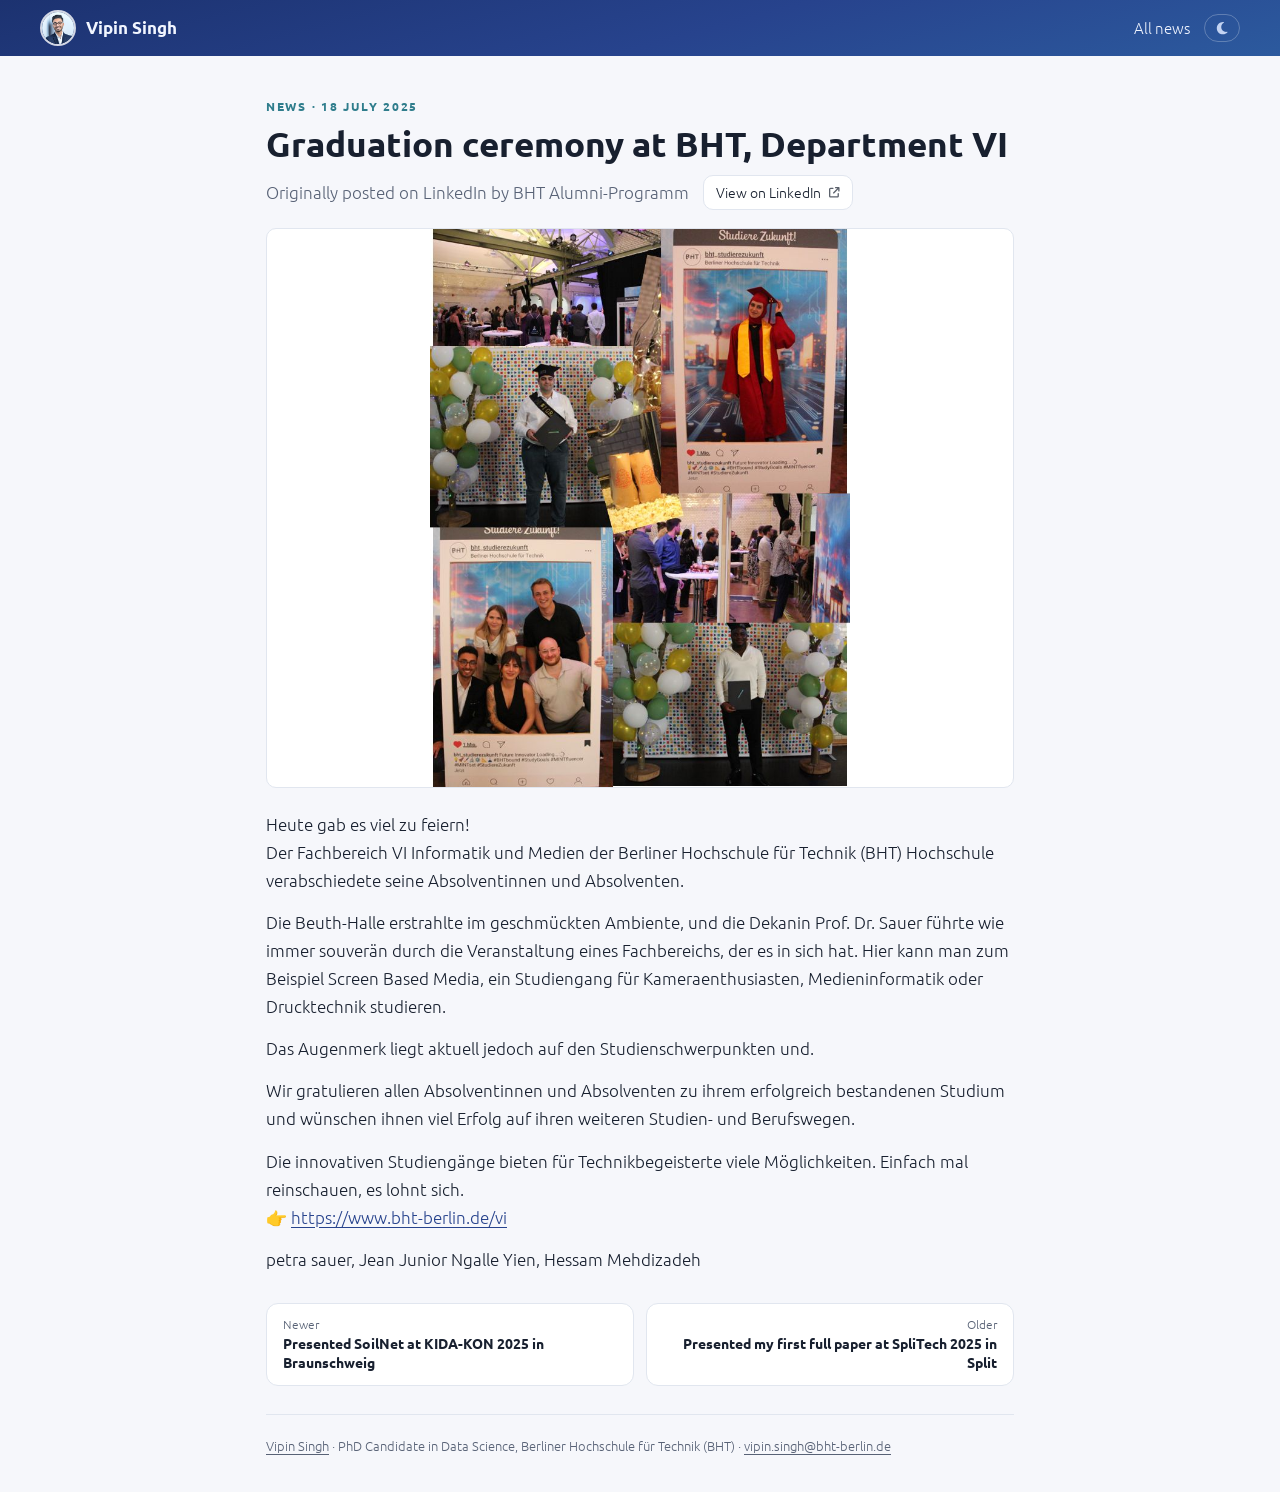
<file: news/2025-07-graduation.html>
<!doctype html>
<html lang="en">
<head>
<meta charset="utf-8">
<meta name="viewport" content="width=device-width, initial-scale=1">
<title>Graduation ceremony at BHT, Department VI · Vipin Singh</title>
<meta name="description" content="Graduation ceremony at BHT, Department VI. Heute gab es viel zu feiern! Der Fachbereich VI Informatik und Medien der Berliner Hochschule für Technik (BHT) Hochschule verabschiedete seine Absolv">
<link rel="canonical" href="https://vipin-singh.bio/news/2025-07-graduation.html">
<meta property="og:type" content="article">
<meta property="og:title" content="Graduation ceremony at BHT, Department VI">
<meta property="og:url" content="https://vipin-singh.bio/news/2025-07-graduation.html">
<meta property="og:image" content="https://vipin-singh.bio/assets/img/news/2025-07-graduation-1.jpg">
<meta name="color-scheme" content="light dark">
<link rel="icon" href="../assets/img/favicon-32.png" sizes="32x32" type="image/png">
<link rel="apple-touch-icon" href="../assets/img/apple-touch-icon.png">
<link rel="stylesheet" href="../assets/css/style.css">
<script>document.documentElement.classList.add("js");try{var t=localStorage.getItem("theme");if(t==="light"||t==="dark")document.documentElement.dataset.theme=t}catch(e){}</script>
<script type="application/ld+json">{"@context": "https://schema.org", "@type": "Article", "headline": "Graduation ceremony at BHT, Department VI", "datePublished": "2025-07-18", "url": "https://vipin-singh.bio/news/2025-07-graduation.html", "image": ["https://vipin-singh.bio/assets/img/news/2025-07-graduation-1.jpg"], "sameAs": "https://www.linkedin.com/feed/update/urn:li:share:7352030352590237696/", "author": {"@type": "Organization", "name": "BHT Alumni-Programm"}, "about": {"@id": "https://vipin-singh.bio/#me"}}</script>
</head>
<body class="subpage">
<header class="topbar">
  <a class="home" href="../index.html"><img src="../assets/img/avatar.jpg" width="36" height="36" alt="">Vipin Singh</a>
  <nav class="topnav"><a href="../index.html#news">All news</a>
  <button class="theme" type="button" aria-label="Toggle color theme" title="Toggle color theme"><svg class="ic moon" aria-hidden="true" focusable="false" fill="currentColor" xmlns="http://www.w3.org/2000/svg" viewBox="0 0 384 512"><path d="M223.5 32C100 32 0 132.3 0 256S100 480 223.5 480c60.6 0 115.5-24.2 155.8-63.4c5-4.9 6.3-12.5 3.1-18.7s-10.1-9.7-17-8.5c-9.8 1.7-19.8 2.6-30.1 2.6c-96.9 0-175.5-78.8-175.5-176c0-65.8 36-123.1 89.3-153.3c6.1-3.5 9.2-10.5 7.7-17.3s-7.3-11.9-14.3-12.5c-6.3-.5-12.6-.8-19-.8z"/></svg><svg class="ic sun" aria-hidden="true" focusable="false" fill="currentColor" xmlns="http://www.w3.org/2000/svg" viewBox="0 0 512 512"><path d="M361.5 1.2c5 2.1 8.6 6.6 9.6 11.9L391 121l107.9 19.8c5.3 1 9.8 4.6 11.9 9.6s1.5 10.7-1.6 15.2L446.9 256l62.3 90.3c3.1 4.5 3.7 10.2 1.6 15.2s-6.6 8.6-11.9 9.6L391 391 371.1 498.9c-1 5.3-4.6 9.8-9.6 11.9s-10.7 1.5-15.2-1.6L256 446.9l-90.3 62.3c-4.5 3.1-10.2 3.7-15.2 1.6s-8.6-6.6-9.6-11.9L121 391 13.1 371.1c-5.3-1-9.8-4.6-11.9-9.6s-1.5-10.7 1.6-15.2L65.1 256 2.8 165.7c-3.1-4.5-3.7-10.2-1.6-15.2s6.6-8.6 11.9-9.6L121 121 140.9 13.1c1-5.3 4.6-9.8 9.6-11.9s10.7-1.5 15.2 1.6L256 65.1 346.3 2.8c4.5-3.1 10.2-3.7 15.2-1.6zM160 256a96 96 0 1 1 192 0 96 96 0 1 1 -192 0zm224 0a128 128 0 1 0 -256 0 128 128 0 1 0 256 0z"/></svg></button></nav>
</header>
<main class="post">
  <p class="eyebrow">News · <time datetime="2025-07-18">18 July 2025</time></p>
  <h1>Graduation ceremony at BHT, Department VI</h1>
  <p class="post-meta"><span>Originally posted on LinkedIn by BHT Alumni-Programm</span>
    <a class="btn" href="https://www.linkedin.com/feed/update/urn:li:share:7352030352590237696/" rel="noopener" target="_blank">View on LinkedIn <svg class="ic sm" aria-hidden="true" focusable="false" fill="currentColor" xmlns="http://www.w3.org/2000/svg" viewBox="0 0 512 512"><path d="M320 0c-17.7 0-32 14.3-32 32s14.3 32 32 32l82.7 0L201.4 265.4c-12.5 12.5-12.5 32.8 0 45.3s32.8 12.5 45.3 0L448 109.3l0 82.7c0 17.7 14.3 32 32 32s32-14.3 32-32l0-160c0-17.7-14.3-32-32-32L320 0zM80 32C35.8 32 0 67.8 0 112L0 432c0 44.2 35.8 80 80 80l320 0c44.2 0 80-35.8 80-80l0-112c0-17.7-14.3-32-32-32s-32 14.3-32 32l0 112c0 8.8-7.2 16-16 16L80 448c-8.8 0-16-7.2-16-16l0-320c0-8.8 7.2-16 16-16l112 0c17.7 0 32-14.3 32-32s-14.3-32-32-32L80 32z"/></svg></a></p>
  <figure class="post-hero"><div class="plate"><img id="hero" src="../assets/img/news/2025-07-graduation-1.jpg" width="693" height="920" alt="Graduation ceremony at BHT, Department VI"></div></figure>
  
  <div class="post-body"><p>Heute gab es viel zu feiern!<br>Der Fachbereich VI Informatik und Medien der Berliner Hochschule für Technik (BHT) Hochschule verabschiedete seine Absolventinnen und Absolventen.</p>
<p>Die Beuth-Halle erstrahlte im geschmückten Ambiente, und die Dekanin Prof. Dr. Sauer führte wie immer souverän durch die Veranstaltung eines Fachbereichs, der es in sich hat. Hier kann man zum Beispiel Screen Based Media, ein Studiengang für Kameraenthusiasten, Medieninformatik oder Drucktechnik studieren.</p>
<p>Das Augenmerk liegt aktuell jedoch auf den Studienschwerpunkten und.</p>
<p>Wir gratulieren allen Absolventinnen und Absolventen zu ihrem erfolgreich bestandenen Studium und wünschen ihnen viel Erfolg auf ihren weiteren Studien- und Berufswegen.</p>
<p>Die innovativen Studiengänge bieten für Technikbegeisterte viele Möglichkeiten. Einfach mal reinschauen, es lohnt sich.<br>👉 <a href="https://www.bht-berlin.de/vi" rel="noopener" target="_blank">https://www.bht-berlin.de/vi</a></p>
<p>petra sauer, Jean Junior Ngalle Yien, Hessam Mehdizadeh</p></div>
  <nav class="pagers" aria-label="More news"><a class="pager newer" href="2025-09-kida-kon.html"><span>Newer</span>Presented SoilNet at KIDA-KON 2025 in Braunschweig</a><a class="pager older" href="2025-07-splitech.html"><span>Older</span>Presented my first full paper at SpliTech 2025 in Split</a></nav>
  <footer class="foot"><p><a href="../index.html">Vipin Singh</a> · PhD Candidate in Data Science, Berliner Hochschule für Technik (BHT) · <a href="mailto:vipin.singh@bht-berlin.de">vipin.singh@bht-berlin.de</a></p></footer>
</main>
<script src="../assets/js/site.js" defer></script>
</body>
</html>
</file>
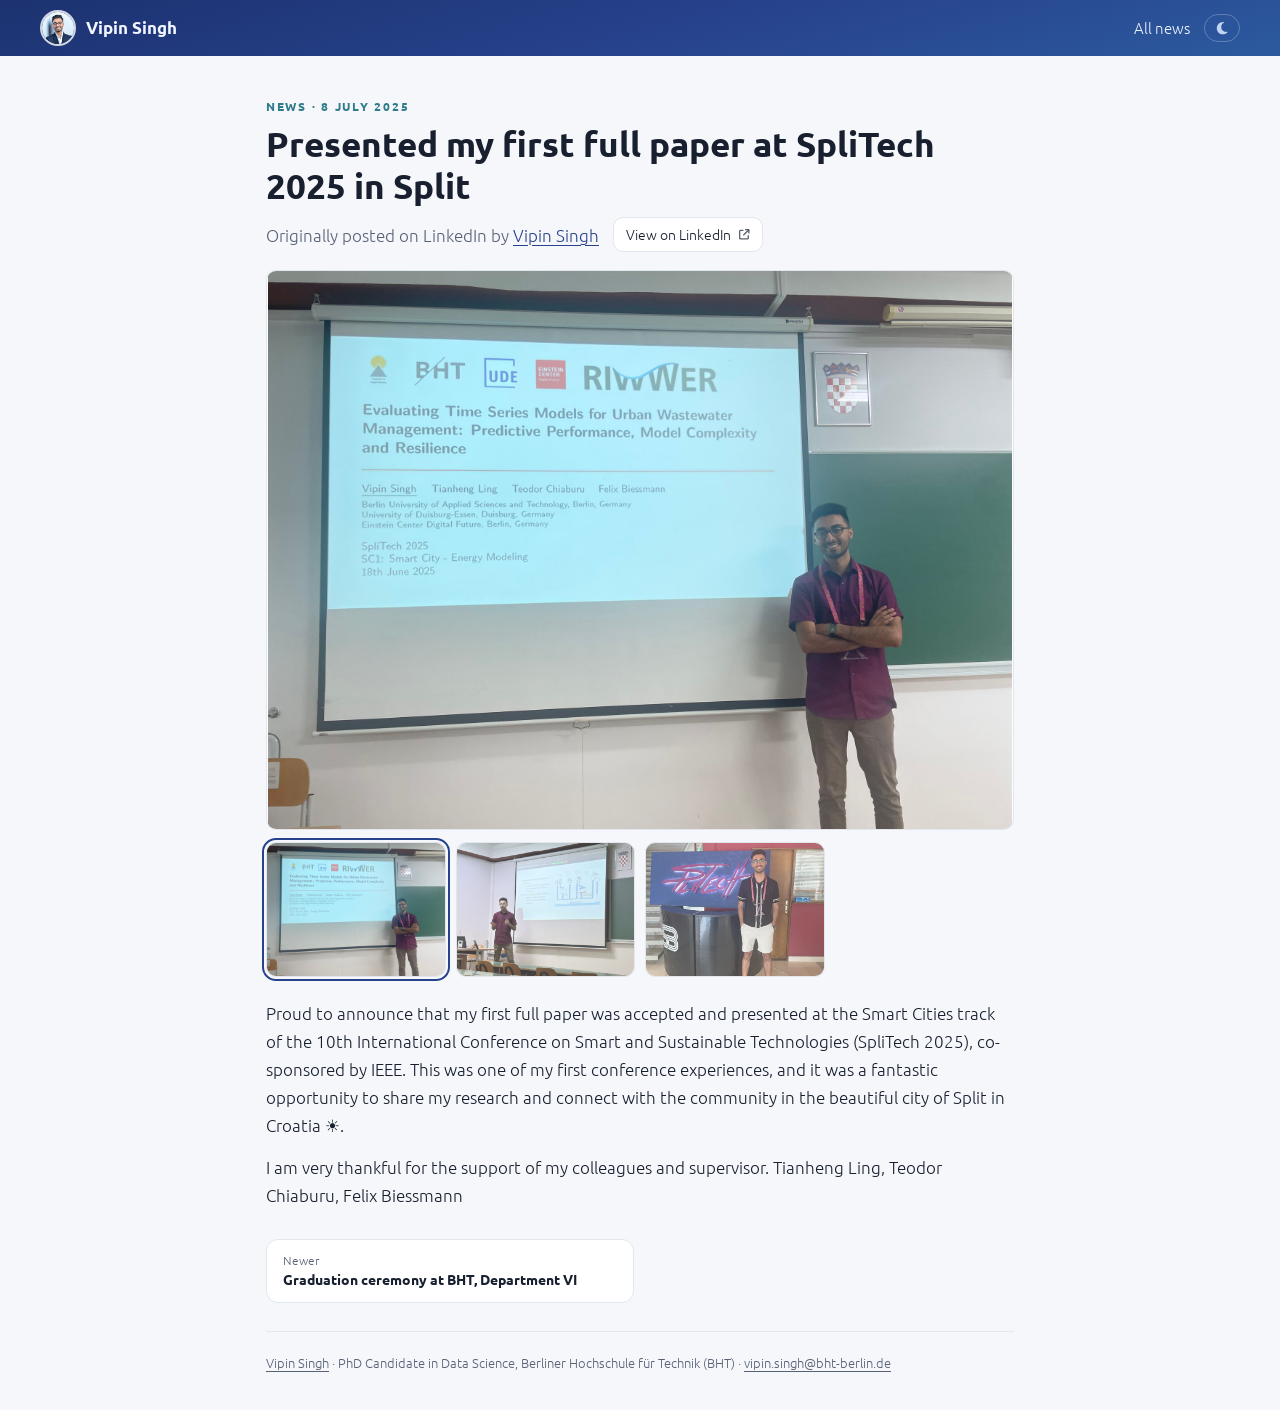
<file: news/2025-07-splitech.html>
<!doctype html>
<html lang="en">
<head>
<meta charset="utf-8">
<meta name="viewport" content="width=device-width, initial-scale=1">
<title>Presented my first full paper at SpliTech 2025 in Split · Vipin Singh</title>
<meta name="description" content="Presented my first full paper at SpliTech 2025 in Split. Proud to announce that my first full paper was accepted and presented at the Smart Cities track of the 10th International Conference on Smart and Sust">
<link rel="canonical" href="https://vipin-singh.bio/news/2025-07-splitech.html">
<meta property="og:type" content="article">
<meta property="og:title" content="Presented my first full paper at SpliTech 2025 in Split">
<meta property="og:url" content="https://vipin-singh.bio/news/2025-07-splitech.html">
<meta property="og:image" content="https://vipin-singh.bio/assets/img/news/2025-07-splitech-1.jpg">
<meta name="color-scheme" content="light dark">
<link rel="icon" href="../assets/img/favicon-32.png" sizes="32x32" type="image/png">
<link rel="apple-touch-icon" href="../assets/img/apple-touch-icon.png">
<link rel="stylesheet" href="../assets/css/style.css">
<script>document.documentElement.classList.add("js");try{var t=localStorage.getItem("theme");if(t==="light"||t==="dark")document.documentElement.dataset.theme=t}catch(e){}</script>
<script type="application/ld+json">{"@context": "https://schema.org", "@type": "Article", "headline": "Presented my first full paper at SpliTech 2025 in Split", "datePublished": "2025-07-08", "url": "https://vipin-singh.bio/news/2025-07-splitech.html", "image": ["https://vipin-singh.bio/assets/img/news/2025-07-splitech-1.jpg", "https://vipin-singh.bio/assets/img/news/2025-07-splitech-2.jpg", "https://vipin-singh.bio/assets/img/news/2025-07-splitech-3.jpg"], "sameAs": "https://www.linkedin.com/feed/update/urn:li:ugcPost:7348234387173400576/", "author": {"@type": "Person", "name": "Vipin Singh"}, "about": {"@id": "https://vipin-singh.bio/#me"}}</script>
</head>
<body class="subpage">
<header class="topbar">
  <a class="home" href="../index.html"><img src="../assets/img/avatar.jpg" width="36" height="36" alt="">Vipin Singh</a>
  <nav class="topnav"><a href="../index.html#news">All news</a>
  <button class="theme" type="button" aria-label="Toggle color theme" title="Toggle color theme"><svg class="ic moon" aria-hidden="true" focusable="false" fill="currentColor" xmlns="http://www.w3.org/2000/svg" viewBox="0 0 384 512"><path d="M223.5 32C100 32 0 132.3 0 256S100 480 223.5 480c60.6 0 115.5-24.2 155.8-63.4c5-4.9 6.3-12.5 3.1-18.7s-10.1-9.7-17-8.5c-9.8 1.7-19.8 2.6-30.1 2.6c-96.9 0-175.5-78.8-175.5-176c0-65.8 36-123.1 89.3-153.3c6.1-3.5 9.2-10.5 7.7-17.3s-7.3-11.9-14.3-12.5c-6.3-.5-12.6-.8-19-.8z"/></svg><svg class="ic sun" aria-hidden="true" focusable="false" fill="currentColor" xmlns="http://www.w3.org/2000/svg" viewBox="0 0 512 512"><path d="M361.5 1.2c5 2.1 8.6 6.6 9.6 11.9L391 121l107.9 19.8c5.3 1 9.8 4.6 11.9 9.6s1.5 10.7-1.6 15.2L446.9 256l62.3 90.3c3.1 4.5 3.7 10.2 1.6 15.2s-6.6 8.6-11.9 9.6L391 391 371.1 498.9c-1 5.3-4.6 9.8-9.6 11.9s-10.7 1.5-15.2-1.6L256 446.9l-90.3 62.3c-4.5 3.1-10.2 3.7-15.2 1.6s-8.6-6.6-9.6-11.9L121 391 13.1 371.1c-5.3-1-9.8-4.6-11.9-9.6s-1.5-10.7 1.6-15.2L65.1 256 2.8 165.7c-3.1-4.5-3.7-10.2-1.6-15.2s6.6-8.6 11.9-9.6L121 121 140.9 13.1c1-5.3 4.6-9.8 9.6-11.9s10.7-1.5 15.2 1.6L256 65.1 346.3 2.8c4.5-3.1 10.2-3.7 15.2-1.6zM160 256a96 96 0 1 1 192 0 96 96 0 1 1 -192 0zm224 0a128 128 0 1 0 -256 0 128 128 0 1 0 256 0z"/></svg></button></nav>
</header>
<main class="post">
  <p class="eyebrow">News · <time datetime="2025-07-08">8 July 2025</time></p>
  <h1>Presented my first full paper at SpliTech 2025 in Split</h1>
  <p class="post-meta"><span>Originally posted on LinkedIn by <a href="https://www.linkedin.com/in/vipin-singh-131402271" rel="noopener" target="_blank">Vipin Singh</a></span>
    <a class="btn" href="https://www.linkedin.com/feed/update/urn:li:ugcPost:7348234387173400576/" rel="noopener" target="_blank">View on LinkedIn <svg class="ic sm" aria-hidden="true" focusable="false" fill="currentColor" xmlns="http://www.w3.org/2000/svg" viewBox="0 0 512 512"><path d="M320 0c-17.7 0-32 14.3-32 32s14.3 32 32 32l82.7 0L201.4 265.4c-12.5 12.5-12.5 32.8 0 45.3s32.8 12.5 45.3 0L448 109.3l0 82.7c0 17.7 14.3 32 32 32s32-14.3 32-32l0-160c0-17.7-14.3-32-32-32L320 0zM80 32C35.8 32 0 67.8 0 112L0 432c0 44.2 35.8 80 80 80l320 0c44.2 0 80-35.8 80-80l0-112c0-17.7-14.3-32-32-32s-32 14.3-32 32l0 112c0 8.8-7.2 16-16 16L80 448c-8.8 0-16-7.2-16-16l0-320c0-8.8 7.2-16 16-16l112 0c17.7 0 32-14.3 32-32s-14.3-32-32-32L80 32z"/></svg></a></p>
  <figure class="post-hero"><div class="plate"><img id="hero" src="../assets/img/news/2025-07-splitech-1.jpg" width="2048" height="1536" alt="Presented my first full paper at SpliTech 2025 in Split"></div></figure>
  <div class="post-gallery"><a class="plate thumb is-on" href="../assets/img/news/2025-07-splitech-1.jpg" data-w="2048" data-h="1536" aria-label="Show image 1"><img src="../assets/img/news/2025-07-splitech-1.jpg" width="2048" height="1536" loading="lazy" alt=""></a><a class="plate thumb" href="../assets/img/news/2025-07-splitech-2.jpg" data-w="1600" data-h="900" aria-label="Show image 2"><img src="../assets/img/news/2025-07-splitech-2.jpg" width="1600" height="900" loading="lazy" alt=""></a><a class="plate thumb" href="../assets/img/news/2025-07-splitech-3.jpg" data-w="1280" data-h="1707" aria-label="Show image 3"><img src="../assets/img/news/2025-07-splitech-3.jpg" width="1280" height="1707" loading="lazy" alt=""></a></div>
  <div class="post-body"><p>Proud to announce that my first full paper was accepted and presented at the Smart Cities track of the 10th International Conference on Smart and Sustainable Technologies (SpliTech 2025), co-sponsored by IEEE. This was one of my first conference experiences, and it was a fantastic opportunity to share my research and connect with the community in the beautiful city of Split in Croatia ☀️.</p>
<p>I am very thankful for the support of my colleagues and supervisor. Tianheng Ling, Teodor Chiaburu, Felix Biessmann</p></div>
  <nav class="pagers" aria-label="More news"><a class="pager newer" href="2025-07-graduation.html"><span>Newer</span>Graduation ceremony at BHT, Department VI</a></nav>
  <footer class="foot"><p><a href="../index.html">Vipin Singh</a> · PhD Candidate in Data Science, Berliner Hochschule für Technik (BHT) · <a href="mailto:vipin.singh@bht-berlin.de">vipin.singh@bht-berlin.de</a></p></footer>
</main>
<script src="../assets/js/site.js" defer></script>
</body>
</html>
</file>
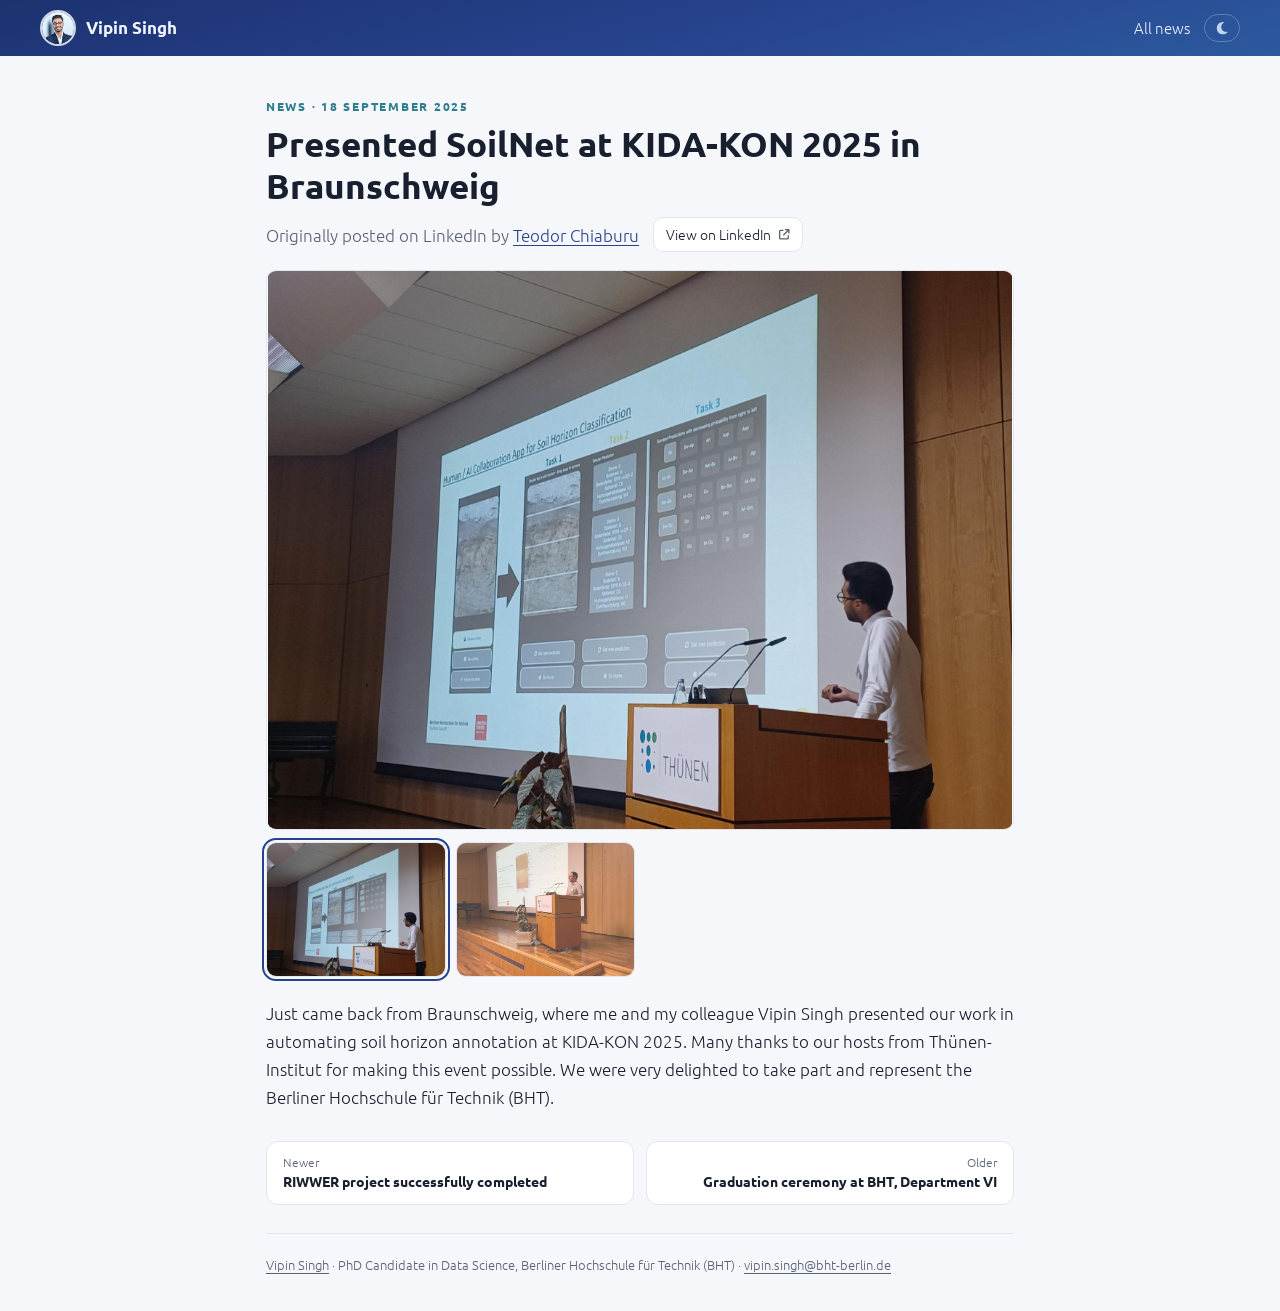
<file: news/2025-09-kida-kon.html>
<!doctype html>
<html lang="en">
<head>
<meta charset="utf-8">
<meta name="viewport" content="width=device-width, initial-scale=1">
<title>Presented SoilNet at KIDA-KON 2025 in Braunschweig · Vipin Singh</title>
<meta name="description" content="Presented SoilNet at KIDA-KON 2025 in Braunschweig. Just came back from Braunschweig, where me and my colleague Vipin Singh presented our work in automating soil horizon annotation at KIDA-KON 2025. Man">
<link rel="canonical" href="https://vipin-singh.bio/news/2025-09-kida-kon.html">
<meta property="og:type" content="article">
<meta property="og:title" content="Presented SoilNet at KIDA-KON 2025 in Braunschweig">
<meta property="og:url" content="https://vipin-singh.bio/news/2025-09-kida-kon.html">
<meta property="og:image" content="https://vipin-singh.bio/assets/img/news/2025-09-kida-kon-1.jpg">
<meta name="color-scheme" content="light dark">
<link rel="icon" href="../assets/img/favicon-32.png" sizes="32x32" type="image/png">
<link rel="apple-touch-icon" href="../assets/img/apple-touch-icon.png">
<link rel="stylesheet" href="../assets/css/style.css">
<script>document.documentElement.classList.add("js");try{var t=localStorage.getItem("theme");if(t==="light"||t==="dark")document.documentElement.dataset.theme=t}catch(e){}</script>
<script type="application/ld+json">{"@context": "https://schema.org", "@type": "Article", "headline": "Presented SoilNet at KIDA-KON 2025 in Braunschweig", "datePublished": "2025-09-18", "url": "https://vipin-singh.bio/news/2025-09-kida-kon.html", "image": ["https://vipin-singh.bio/assets/img/news/2025-09-kida-kon-1.jpg", "https://vipin-singh.bio/assets/img/news/2025-09-kida-kon-2.jpg"], "sameAs": "https://www.linkedin.com/feed/update/urn:li:ugcPost:7374493480510865408/", "author": {"@type": "Organization", "name": "Teodor Chiaburu"}, "about": {"@id": "https://vipin-singh.bio/#me"}}</script>
</head>
<body class="subpage">
<header class="topbar">
  <a class="home" href="../index.html"><img src="../assets/img/avatar.jpg" width="36" height="36" alt="">Vipin Singh</a>
  <nav class="topnav"><a href="../index.html#news">All news</a>
  <button class="theme" type="button" aria-label="Toggle color theme" title="Toggle color theme"><svg class="ic moon" aria-hidden="true" focusable="false" fill="currentColor" xmlns="http://www.w3.org/2000/svg" viewBox="0 0 384 512"><path d="M223.5 32C100 32 0 132.3 0 256S100 480 223.5 480c60.6 0 115.5-24.2 155.8-63.4c5-4.9 6.3-12.5 3.1-18.7s-10.1-9.7-17-8.5c-9.8 1.7-19.8 2.6-30.1 2.6c-96.9 0-175.5-78.8-175.5-176c0-65.8 36-123.1 89.3-153.3c6.1-3.5 9.2-10.5 7.7-17.3s-7.3-11.9-14.3-12.5c-6.3-.5-12.6-.8-19-.8z"/></svg><svg class="ic sun" aria-hidden="true" focusable="false" fill="currentColor" xmlns="http://www.w3.org/2000/svg" viewBox="0 0 512 512"><path d="M361.5 1.2c5 2.1 8.6 6.6 9.6 11.9L391 121l107.9 19.8c5.3 1 9.8 4.6 11.9 9.6s1.5 10.7-1.6 15.2L446.9 256l62.3 90.3c3.1 4.5 3.7 10.2 1.6 15.2s-6.6 8.6-11.9 9.6L391 391 371.1 498.9c-1 5.3-4.6 9.8-9.6 11.9s-10.7 1.5-15.2-1.6L256 446.9l-90.3 62.3c-4.5 3.1-10.2 3.7-15.2 1.6s-8.6-6.6-9.6-11.9L121 391 13.1 371.1c-5.3-1-9.8-4.6-11.9-9.6s-1.5-10.7 1.6-15.2L65.1 256 2.8 165.7c-3.1-4.5-3.7-10.2-1.6-15.2s6.6-8.6 11.9-9.6L121 121 140.9 13.1c1-5.3 4.6-9.8 9.6-11.9s10.7-1.5 15.2 1.6L256 65.1 346.3 2.8c4.5-3.1 10.2-3.7 15.2-1.6zM160 256a96 96 0 1 1 192 0 96 96 0 1 1 -192 0zm224 0a128 128 0 1 0 -256 0 128 128 0 1 0 256 0z"/></svg></button></nav>
</header>
<main class="post">
  <p class="eyebrow">News · <time datetime="2025-09-18">18 September 2025</time></p>
  <h1>Presented SoilNet at KIDA-KON 2025 in Braunschweig</h1>
  <p class="post-meta"><span>Originally posted on LinkedIn by <a href="https://www.linkedin.com/in/teodor-chiaburu-aa8422b7" rel="noopener" target="_blank">Teodor Chiaburu</a></span>
    <a class="btn" href="https://www.linkedin.com/feed/update/urn:li:ugcPost:7374493480510865408/" rel="noopener" target="_blank">View on LinkedIn <svg class="ic sm" aria-hidden="true" focusable="false" fill="currentColor" xmlns="http://www.w3.org/2000/svg" viewBox="0 0 512 512"><path d="M320 0c-17.7 0-32 14.3-32 32s14.3 32 32 32l82.7 0L201.4 265.4c-12.5 12.5-12.5 32.8 0 45.3s32.8 12.5 45.3 0L448 109.3l0 82.7c0 17.7 14.3 32 32 32s32-14.3 32-32l0-160c0-17.7-14.3-32-32-32L320 0zM80 32C35.8 32 0 67.8 0 112L0 432c0 44.2 35.8 80 80 80l320 0c44.2 0 80-35.8 80-80l0-112c0-17.7-14.3-32-32-32s-32 14.3-32 32l0 112c0 8.8-7.2 16-16 16L80 448c-8.8 0-16-7.2-16-16l0-320c0-8.8 7.2-16 16-16l112 0c17.7 0 32-14.3 32-32s-14.3-32-32-32L80 32z"/></svg></a></p>
  <figure class="post-hero"><div class="plate"><img id="hero" src="../assets/img/news/2025-09-kida-kon-1.jpg" width="2047" height="1536" alt="Presented SoilNet at KIDA-KON 2025 in Braunschweig"></div></figure>
  <div class="post-gallery"><a class="plate thumb is-on" href="../assets/img/news/2025-09-kida-kon-1.jpg" data-w="2047" data-h="1536" aria-label="Show image 1"><img src="../assets/img/news/2025-09-kida-kon-1.jpg" width="2047" height="1536" loading="lazy" alt=""></a><a class="plate thumb" href="../assets/img/news/2025-09-kida-kon-2.jpg" data-w="1152" data-h="1536" aria-label="Show image 2"><img src="../assets/img/news/2025-09-kida-kon-2.jpg" width="1152" height="1536" loading="lazy" alt=""></a></div>
  <div class="post-body"><p>Just came back from Braunschweig, where me and my colleague Vipin Singh presented our work in automating soil horizon annotation at KIDA-KON 2025. Many thanks to our hosts from Thünen-Institut for making this event possible. We were very delighted to take part and represent the Berliner Hochschule für Technik (BHT).</p></div>
  <nav class="pagers" aria-label="More news"><a class="pager newer" href="2025-10-riwwer.html"><span>Newer</span>RIWWER project successfully completed</a><a class="pager older" href="2025-07-graduation.html"><span>Older</span>Graduation ceremony at BHT, Department VI</a></nav>
  <footer class="foot"><p><a href="../index.html">Vipin Singh</a> · PhD Candidate in Data Science, Berliner Hochschule für Technik (BHT) · <a href="mailto:vipin.singh@bht-berlin.de">vipin.singh@bht-berlin.de</a></p></footer>
</main>
<script src="../assets/js/site.js" defer></script>
</body>
</html>
</file>
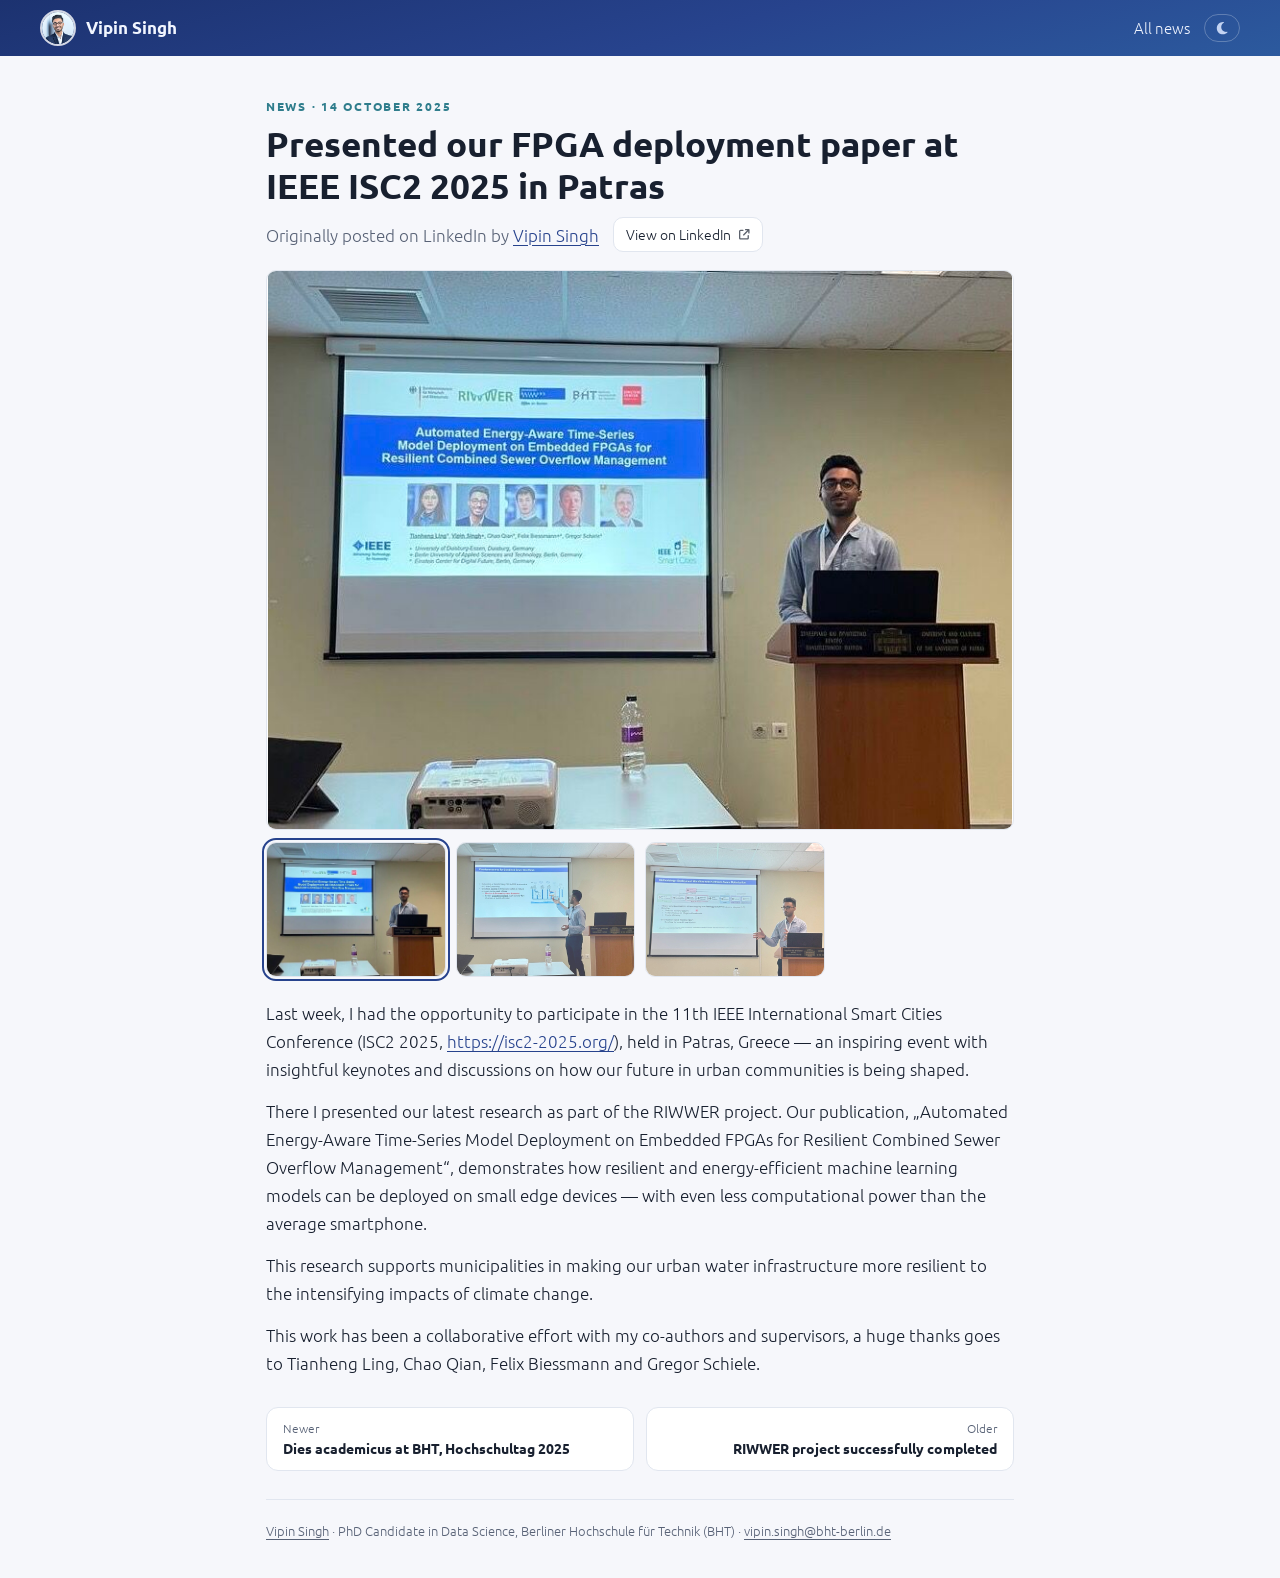
<file: news/2025-10-isc2.html>
<!doctype html>
<html lang="en">
<head>
<meta charset="utf-8">
<meta name="viewport" content="width=device-width, initial-scale=1">
<title>Presented our FPGA deployment paper at IEEE ISC2 2025 in Patras · Vipin Singh</title>
<meta name="description" content="Presented our FPGA deployment paper at IEEE ISC2 2025 in Patras. Last week, I had the opportunity to participate in the 11th IEEE International Smart Cities Conference (ISC2 2025, https://isc2-2025.org/), held in Pa">
<link rel="canonical" href="https://vipin-singh.bio/news/2025-10-isc2.html">
<meta property="og:type" content="article">
<meta property="og:title" content="Presented our FPGA deployment paper at IEEE ISC2 2025 in Patras">
<meta property="og:url" content="https://vipin-singh.bio/news/2025-10-isc2.html">
<meta property="og:image" content="https://vipin-singh.bio/assets/img/news/2025-10-isc2-1.jpg">
<meta name="color-scheme" content="light dark">
<link rel="icon" href="../assets/img/favicon-32.png" sizes="32x32" type="image/png">
<link rel="apple-touch-icon" href="../assets/img/apple-touch-icon.png">
<link rel="stylesheet" href="../assets/css/style.css">
<script>document.documentElement.classList.add("js");try{var t=localStorage.getItem("theme");if(t==="light"||t==="dark")document.documentElement.dataset.theme=t}catch(e){}</script>
<script type="application/ld+json">{"@context": "https://schema.org", "@type": "Article", "headline": "Presented our FPGA deployment paper at IEEE ISC2 2025 in Patras", "datePublished": "2025-10-14", "url": "https://vipin-singh.bio/news/2025-10-isc2.html", "image": ["https://vipin-singh.bio/assets/img/news/2025-10-isc2-1.jpg", "https://vipin-singh.bio/assets/img/news/2025-10-isc2-2.jpg", "https://vipin-singh.bio/assets/img/news/2025-10-isc2-3.jpg"], "sameAs": "https://www.linkedin.com/feed/update/urn:li:ugcPost:7383839094747000832/", "author": {"@type": "Person", "name": "Vipin Singh"}, "about": {"@id": "https://vipin-singh.bio/#me"}}</script>
</head>
<body class="subpage">
<header class="topbar">
  <a class="home" href="../index.html"><img src="../assets/img/avatar.jpg" width="36" height="36" alt="">Vipin Singh</a>
  <nav class="topnav"><a href="../index.html#news">All news</a>
  <button class="theme" type="button" aria-label="Toggle color theme" title="Toggle color theme"><svg class="ic moon" aria-hidden="true" focusable="false" fill="currentColor" xmlns="http://www.w3.org/2000/svg" viewBox="0 0 384 512"><path d="M223.5 32C100 32 0 132.3 0 256S100 480 223.5 480c60.6 0 115.5-24.2 155.8-63.4c5-4.9 6.3-12.5 3.1-18.7s-10.1-9.7-17-8.5c-9.8 1.7-19.8 2.6-30.1 2.6c-96.9 0-175.5-78.8-175.5-176c0-65.8 36-123.1 89.3-153.3c6.1-3.5 9.2-10.5 7.7-17.3s-7.3-11.9-14.3-12.5c-6.3-.5-12.6-.8-19-.8z"/></svg><svg class="ic sun" aria-hidden="true" focusable="false" fill="currentColor" xmlns="http://www.w3.org/2000/svg" viewBox="0 0 512 512"><path d="M361.5 1.2c5 2.1 8.6 6.6 9.6 11.9L391 121l107.9 19.8c5.3 1 9.8 4.6 11.9 9.6s1.5 10.7-1.6 15.2L446.9 256l62.3 90.3c3.1 4.5 3.7 10.2 1.6 15.2s-6.6 8.6-11.9 9.6L391 391 371.1 498.9c-1 5.3-4.6 9.8-9.6 11.9s-10.7 1.5-15.2-1.6L256 446.9l-90.3 62.3c-4.5 3.1-10.2 3.7-15.2 1.6s-8.6-6.6-9.6-11.9L121 391 13.1 371.1c-5.3-1-9.8-4.6-11.9-9.6s-1.5-10.7 1.6-15.2L65.1 256 2.8 165.7c-3.1-4.5-3.7-10.2-1.6-15.2s6.6-8.6 11.9-9.6L121 121 140.9 13.1c1-5.3 4.6-9.8 9.6-11.9s10.7-1.5 15.2 1.6L256 65.1 346.3 2.8c4.5-3.1 10.2-3.7 15.2-1.6zM160 256a96 96 0 1 1 192 0 96 96 0 1 1 -192 0zm224 0a128 128 0 1 0 -256 0 128 128 0 1 0 256 0z"/></svg></button></nav>
</header>
<main class="post">
  <p class="eyebrow">News · <time datetime="2025-10-14">14 October 2025</time></p>
  <h1>Presented our FPGA deployment paper at IEEE ISC2 2025 in Patras</h1>
  <p class="post-meta"><span>Originally posted on LinkedIn by <a href="https://www.linkedin.com/in/vipin-singh-131402271" rel="noopener" target="_blank">Vipin Singh</a></span>
    <a class="btn" href="https://www.linkedin.com/feed/update/urn:li:ugcPost:7383839094747000832/" rel="noopener" target="_blank">View on LinkedIn <svg class="ic sm" aria-hidden="true" focusable="false" fill="currentColor" xmlns="http://www.w3.org/2000/svg" viewBox="0 0 512 512"><path d="M320 0c-17.7 0-32 14.3-32 32s14.3 32 32 32l82.7 0L201.4 265.4c-12.5 12.5-12.5 32.8 0 45.3s32.8 12.5 45.3 0L448 109.3l0 82.7c0 17.7 14.3 32 32 32s32-14.3 32-32l0-160c0-17.7-14.3-32-32-32L320 0zM80 32C35.8 32 0 67.8 0 112L0 432c0 44.2 35.8 80 80 80l320 0c44.2 0 80-35.8 80-80l0-112c0-17.7-14.3-32-32-32s-32 14.3-32 32l0 112c0 8.8-7.2 16-16 16L80 448c-8.8 0-16-7.2-16-16l0-320c0-8.8 7.2-16 16-16l112 0c17.7 0 32-14.3 32-32s-14.3-32-32-32L80 32z"/></svg></a></p>
  <figure class="post-hero"><div class="plate"><img id="hero" src="../assets/img/news/2025-10-isc2-1.jpg" width="775" height="581" alt="Presented our FPGA deployment paper at IEEE ISC2 2025 in Patras"></div></figure>
  <div class="post-gallery"><a class="plate thumb is-on" href="../assets/img/news/2025-10-isc2-1.jpg" data-w="775" data-h="581" aria-label="Show image 1"><img src="../assets/img/news/2025-10-isc2-1.jpg" width="775" height="581" loading="lazy" alt=""></a><a class="plate thumb" href="../assets/img/news/2025-10-isc2-2.jpg" data-w="1280" data-h="960" aria-label="Show image 2"><img src="../assets/img/news/2025-10-isc2-2.jpg" width="1280" height="960" loading="lazy" alt=""></a><a class="plate thumb" href="../assets/img/news/2025-10-isc2-3.jpg" data-w="1280" data-h="960" aria-label="Show image 3"><img src="../assets/img/news/2025-10-isc2-3.jpg" width="1280" height="960" loading="lazy" alt=""></a></div>
  <div class="post-body"><p>Last week, I had the opportunity to participate in the 11th IEEE International Smart Cities Conference (ISC2 2025, <a href="https://isc2-2025.org/" rel="noopener" target="_blank">https://isc2-2025.org/</a>), held in Patras, Greece — an inspiring event with insightful keynotes and discussions on how our future in urban communities is being shaped.</p>
<p>There I presented our latest research as part of the RIWWER project. Our publication, „Automated Energy-Aware Time-Series Model Deployment on Embedded FPGAs for Resilient Combined Sewer Overflow Management“, demonstrates how resilient and energy-efficient machine learning models can be deployed on small edge devices — with even less computational power than the average smartphone.</p>
<p>This research supports municipalities in making our urban water infrastructure more resilient to the intensifying impacts of climate change.</p>
<p>This work has been a collaborative effort with my co-authors and supervisors, a huge thanks goes to Tianheng Ling, Chao Qian, Felix Biessmann and Gregor Schiele.</p></div>
  <nav class="pagers" aria-label="More news"><a class="pager newer" href="2025-11-hochschultag.html"><span>Newer</span>Dies academicus at BHT, Hochschultag 2025</a><a class="pager older" href="2025-10-riwwer.html"><span>Older</span>RIWWER project successfully completed</a></nav>
  <footer class="foot"><p><a href="../index.html">Vipin Singh</a> · PhD Candidate in Data Science, Berliner Hochschule für Technik (BHT) · <a href="mailto:vipin.singh@bht-berlin.de">vipin.singh@bht-berlin.de</a></p></footer>
</main>
<script src="../assets/js/site.js" defer></script>
</body>
</html>
</file>
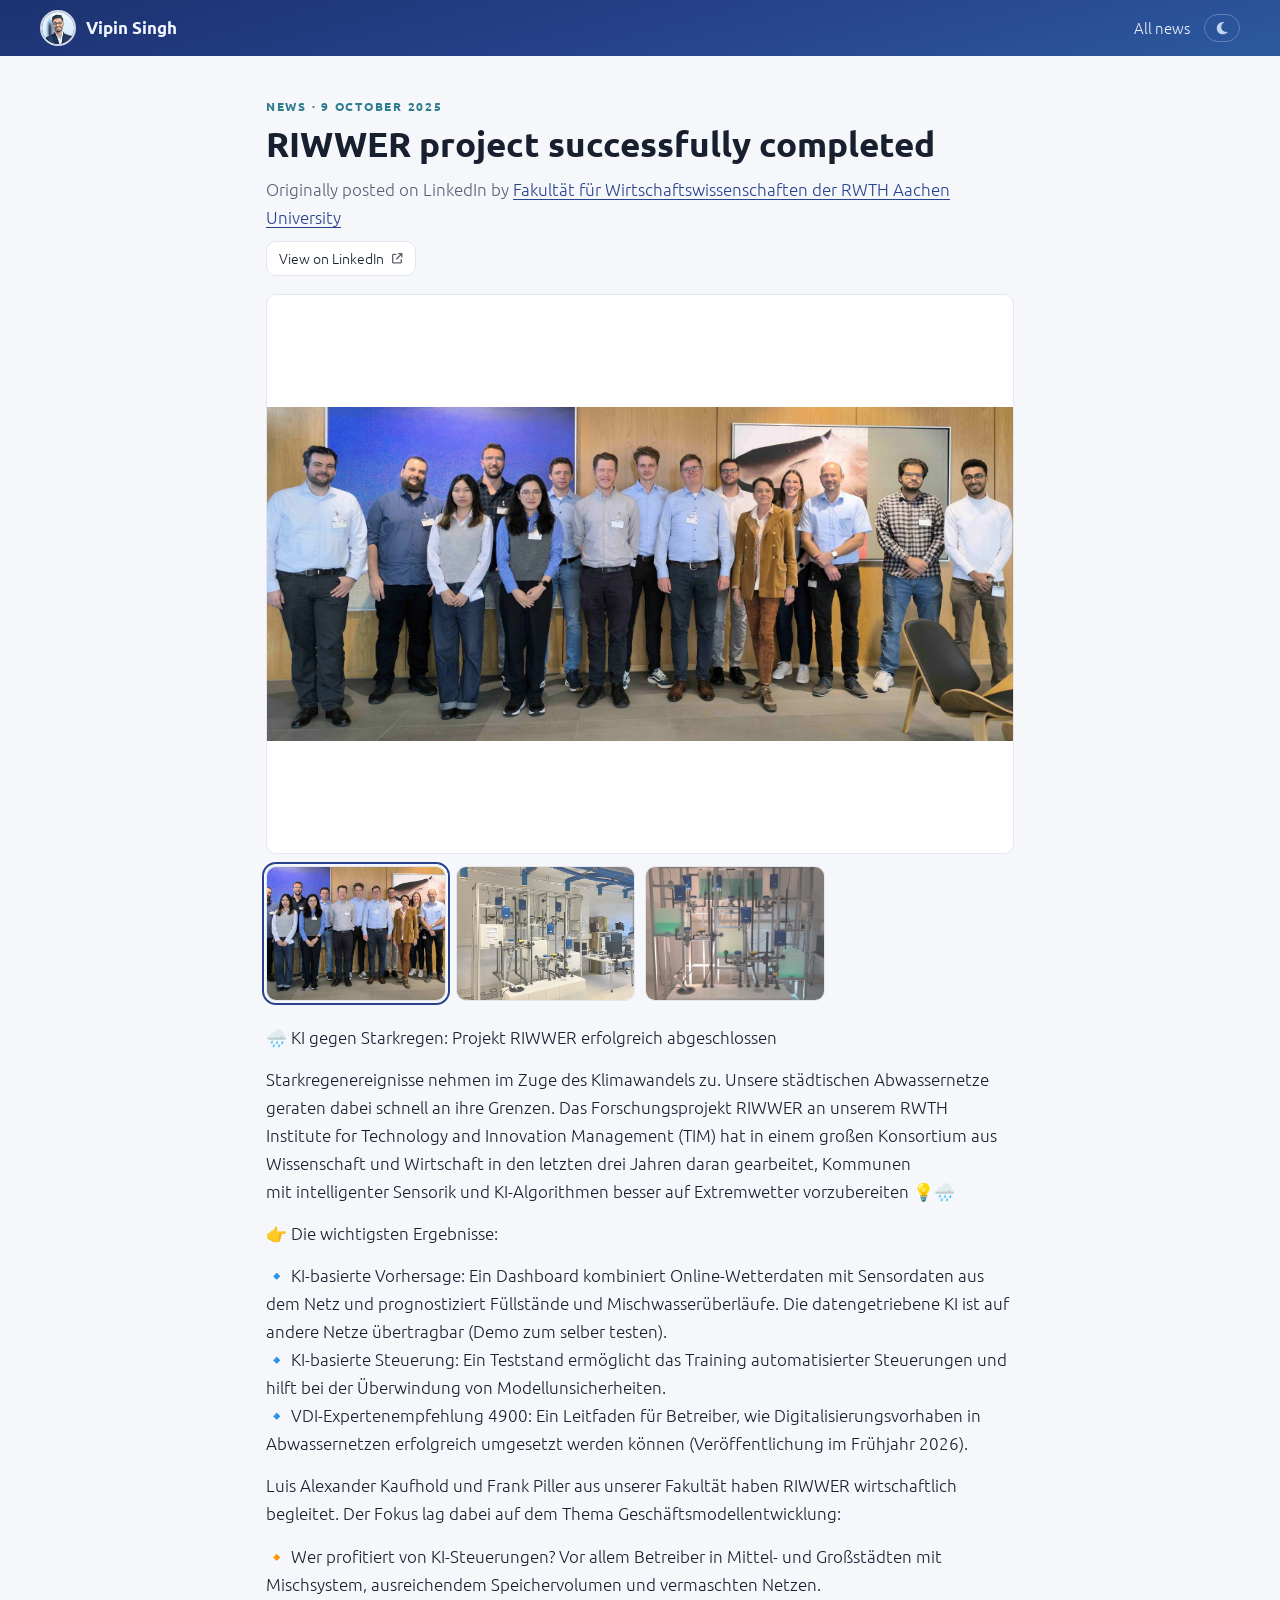
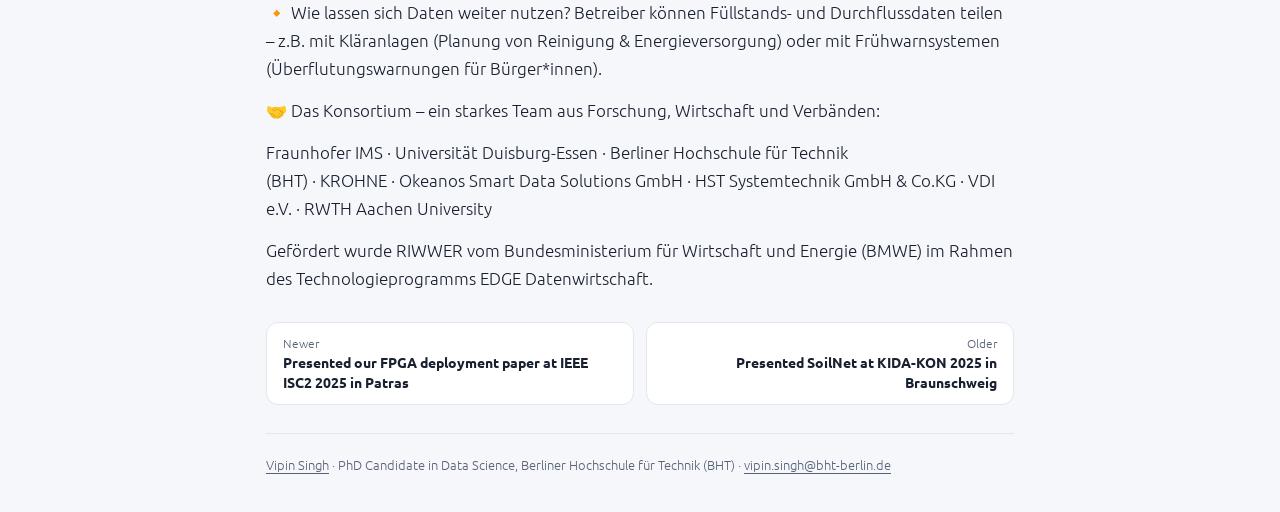
<file: news/2025-10-riwwer.html>
<!doctype html>
<html lang="en">
<head>
<meta charset="utf-8">
<meta name="viewport" content="width=device-width, initial-scale=1">
<title>RIWWER project successfully completed · Vipin Singh</title>
<meta name="description" content="RIWWER project successfully completed. 🌧️ KI gegen Starkregen: Projekt RIWWER erfolgreich abgeschlossen Starkregenereignisse nehmen im Zuge des Klimawandels zu. Unsere städtischen Abwassern">
<link rel="canonical" href="https://vipin-singh.bio/news/2025-10-riwwer.html">
<meta property="og:type" content="article">
<meta property="og:title" content="RIWWER project successfully completed">
<meta property="og:url" content="https://vipin-singh.bio/news/2025-10-riwwer.html">
<meta property="og:image" content="https://vipin-singh.bio/assets/img/news/2025-10-riwwer-1.jpg">
<meta name="color-scheme" content="light dark">
<link rel="icon" href="../assets/img/favicon-32.png" sizes="32x32" type="image/png">
<link rel="apple-touch-icon" href="../assets/img/apple-touch-icon.png">
<link rel="stylesheet" href="../assets/css/style.css">
<script>document.documentElement.classList.add("js");try{var t=localStorage.getItem("theme");if(t==="light"||t==="dark")document.documentElement.dataset.theme=t}catch(e){}</script>
<script type="application/ld+json">{"@context": "https://schema.org", "@type": "Article", "headline": "RIWWER project successfully completed", "datePublished": "2025-10-09", "url": "https://vipin-singh.bio/news/2025-10-riwwer.html", "image": ["https://vipin-singh.bio/assets/img/news/2025-10-riwwer-1.jpg", "https://vipin-singh.bio/assets/img/news/2025-10-riwwer-2.jpg", "https://vipin-singh.bio/assets/img/news/2025-10-riwwer-3.jpg"], "sameAs": "https://www.linkedin.com/feed/update/urn:li:ugcPost:7381958067971727360/", "author": {"@type": "Organization", "name": "Fakultät für Wirtschaftswissenschaften der RWTH Aachen University"}, "about": {"@id": "https://vipin-singh.bio/#me"}}</script>
</head>
<body class="subpage">
<header class="topbar">
  <a class="home" href="../index.html"><img src="../assets/img/avatar.jpg" width="36" height="36" alt="">Vipin Singh</a>
  <nav class="topnav"><a href="../index.html#news">All news</a>
  <button class="theme" type="button" aria-label="Toggle color theme" title="Toggle color theme"><svg class="ic moon" aria-hidden="true" focusable="false" fill="currentColor" xmlns="http://www.w3.org/2000/svg" viewBox="0 0 384 512"><path d="M223.5 32C100 32 0 132.3 0 256S100 480 223.5 480c60.6 0 115.5-24.2 155.8-63.4c5-4.9 6.3-12.5 3.1-18.7s-10.1-9.7-17-8.5c-9.8 1.7-19.8 2.6-30.1 2.6c-96.9 0-175.5-78.8-175.5-176c0-65.8 36-123.1 89.3-153.3c6.1-3.5 9.2-10.5 7.7-17.3s-7.3-11.9-14.3-12.5c-6.3-.5-12.6-.8-19-.8z"/></svg><svg class="ic sun" aria-hidden="true" focusable="false" fill="currentColor" xmlns="http://www.w3.org/2000/svg" viewBox="0 0 512 512"><path d="M361.5 1.2c5 2.1 8.6 6.6 9.6 11.9L391 121l107.9 19.8c5.3 1 9.8 4.6 11.9 9.6s1.5 10.7-1.6 15.2L446.9 256l62.3 90.3c3.1 4.5 3.7 10.2 1.6 15.2s-6.6 8.6-11.9 9.6L391 391 371.1 498.9c-1 5.3-4.6 9.8-9.6 11.9s-10.7 1.5-15.2-1.6L256 446.9l-90.3 62.3c-4.5 3.1-10.2 3.7-15.2 1.6s-8.6-6.6-9.6-11.9L121 391 13.1 371.1c-5.3-1-9.8-4.6-11.9-9.6s-1.5-10.7 1.6-15.2L65.1 256 2.8 165.7c-3.1-4.5-3.7-10.2-1.6-15.2s6.6-8.6 11.9-9.6L121 121 140.9 13.1c1-5.3 4.6-9.8 9.6-11.9s10.7-1.5 15.2 1.6L256 65.1 346.3 2.8c4.5-3.1 10.2-3.7 15.2-1.6zM160 256a96 96 0 1 1 192 0 96 96 0 1 1 -192 0zm224 0a128 128 0 1 0 -256 0 128 128 0 1 0 256 0z"/></svg></button></nav>
</header>
<main class="post">
  <p class="eyebrow">News · <time datetime="2025-10-09">9 October 2025</time></p>
  <h1>RIWWER project successfully completed</h1>
  <p class="post-meta"><span>Originally posted on LinkedIn by <a href="https://www.linkedin.com/company/fakult%C3%A4t-f%C3%BCr-wirtschaftswissenschaften-der-rwth-aachen-university" rel="noopener" target="_blank">Fakultät für Wirtschaftswissenschaften der RWTH Aachen University</a></span>
    <a class="btn" href="https://www.linkedin.com/feed/update/urn:li:ugcPost:7381958067971727360/" rel="noopener" target="_blank">View on LinkedIn <svg class="ic sm" aria-hidden="true" focusable="false" fill="currentColor" xmlns="http://www.w3.org/2000/svg" viewBox="0 0 512 512"><path d="M320 0c-17.7 0-32 14.3-32 32s14.3 32 32 32l82.7 0L201.4 265.4c-12.5 12.5-12.5 32.8 0 45.3s32.8 12.5 45.3 0L448 109.3l0 82.7c0 17.7 14.3 32 32 32s32-14.3 32-32l0-160c0-17.7-14.3-32-32-32L320 0zM80 32C35.8 32 0 67.8 0 112L0 432c0 44.2 35.8 80 80 80l320 0c44.2 0 80-35.8 80-80l0-112c0-17.7-14.3-32-32-32s-32 14.3-32 32l0 112c0 8.8-7.2 16-16 16L80 448c-8.8 0-16-7.2-16-16l0-320c0-8.8 7.2-16 16-16l112 0c17.7 0 32-14.3 32-32s-14.3-32-32-32L80 32z"/></svg></a></p>
  <figure class="post-hero"><div class="plate"><img id="hero" src="../assets/img/news/2025-10-riwwer-1.jpg" width="2048" height="916" alt="RIWWER project successfully completed"></div></figure>
  <div class="post-gallery"><a class="plate thumb is-on" href="../assets/img/news/2025-10-riwwer-1.jpg" data-w="2048" data-h="916" aria-label="Show image 1"><img src="../assets/img/news/2025-10-riwwer-1.jpg" width="2048" height="916" loading="lazy" alt=""></a><a class="plate thumb" href="../assets/img/news/2025-10-riwwer-2.jpg" data-w="1267" data-h="1162" aria-label="Show image 2"><img src="../assets/img/news/2025-10-riwwer-2.jpg" width="1267" height="1162" loading="lazy" alt=""></a><a class="plate thumb" href="../assets/img/news/2025-10-riwwer-3.jpg" data-w="2027" data-h="1536" aria-label="Show image 3"><img src="../assets/img/news/2025-10-riwwer-3.jpg" width="2027" height="1536" loading="lazy" alt=""></a></div>
  <div class="post-body"><p>🌧️ KI gegen Starkregen: Projekt RIWWER erfolgreich abgeschlossen</p>
<p>Starkregenereignisse nehmen im Zuge des Klimawandels zu. Unsere städtischen Abwassernetze geraten dabei schnell an ihre Grenzen. Das Forschungsprojekt RIWWER an unserem RWTH Institute for Technology and Innovation Management (TIM) hat in einem großen Konsortium aus Wissenschaft und Wirtschaft in den letzten drei Jahren daran gearbeitet, Kommunen mit intelligenter Sensorik und KI-Algorithmen besser auf Extremwetter vorzubereiten 💡🌧️</p>
<p>👉 Die wichtigsten Ergebnisse:</p>
<p>🔹 KI-basierte Vorhersage: Ein Dashboard kombiniert Online-Wetterdaten mit Sensordaten aus dem Netz und prognostiziert Füllstände und Mischwasserüberläufe. Die datengetriebene KI ist auf andere Netze übertragbar (Demo zum selber testen).<br>🔹 KI-basierte Steuerung: Ein Teststand ermöglicht das Training automatisierter Steuerungen und hilft bei der Überwindung von Modellunsicherheiten.<br>🔹 VDI-Expertenempfehlung 4900: Ein Leitfaden für Betreiber, wie Digitalisierungsvorhaben in Abwassernetzen erfolgreich umgesetzt werden können (Veröffentlichung im Frühjahr 2026).</p>
<p>Luis Alexander Kaufhold und Frank Piller aus unserer Fakultät haben RIWWER wirtschaftlich begleitet. Der Fokus lag dabei auf dem Thema Geschäftsmodellentwicklung:</p>
<p>🔸 Wer profitiert von KI-Steuerungen? Vor allem Betreiber in Mittel- und Großstädten mit Mischsystem, ausreichendem Speichervolumen und vermaschten Netzen.<br>🔸 Wie lassen sich Daten weiter nutzen? Betreiber können Füllstands- und Durchflussdaten teilen – z.B. mit Kläranlagen (Planung von Reinigung &amp; Energieversorgung) oder mit Frühwarnsystemen (Überflutungswarnungen für Bürger*innen).</p>
<p>🤝 Das Konsortium – ein starkes Team aus Forschung, Wirtschaft und Verbänden:</p>
<p>Fraunhofer IMS · Universität Duisburg-Essen · Berliner Hochschule für Technik (BHT) · KROHNE · Okeanos Smart Data Solutions GmbH · HST Systemtechnik GmbH &amp; Co.KG · VDI e.V. · RWTH Aachen University</p>
<p>Gefördert wurde RIWWER vom Bundesministerium für Wirtschaft und Energie (BMWE) im Rahmen des Technologieprogramms EDGE Datenwirtschaft.</p></div>
  <nav class="pagers" aria-label="More news"><a class="pager newer" href="2025-10-isc2.html"><span>Newer</span>Presented our FPGA deployment paper at IEEE ISC2 2025 in Patras</a><a class="pager older" href="2025-09-kida-kon.html"><span>Older</span>Presented SoilNet at KIDA-KON 2025 in Braunschweig</a></nav>
  <footer class="foot"><p><a href="../index.html">Vipin Singh</a> · PhD Candidate in Data Science, Berliner Hochschule für Technik (BHT) · <a href="mailto:vipin.singh@bht-berlin.de">vipin.singh@bht-berlin.de</a></p></footer>
</main>
<script src="../assets/js/site.js" defer></script>
</body>
</html>
</file>
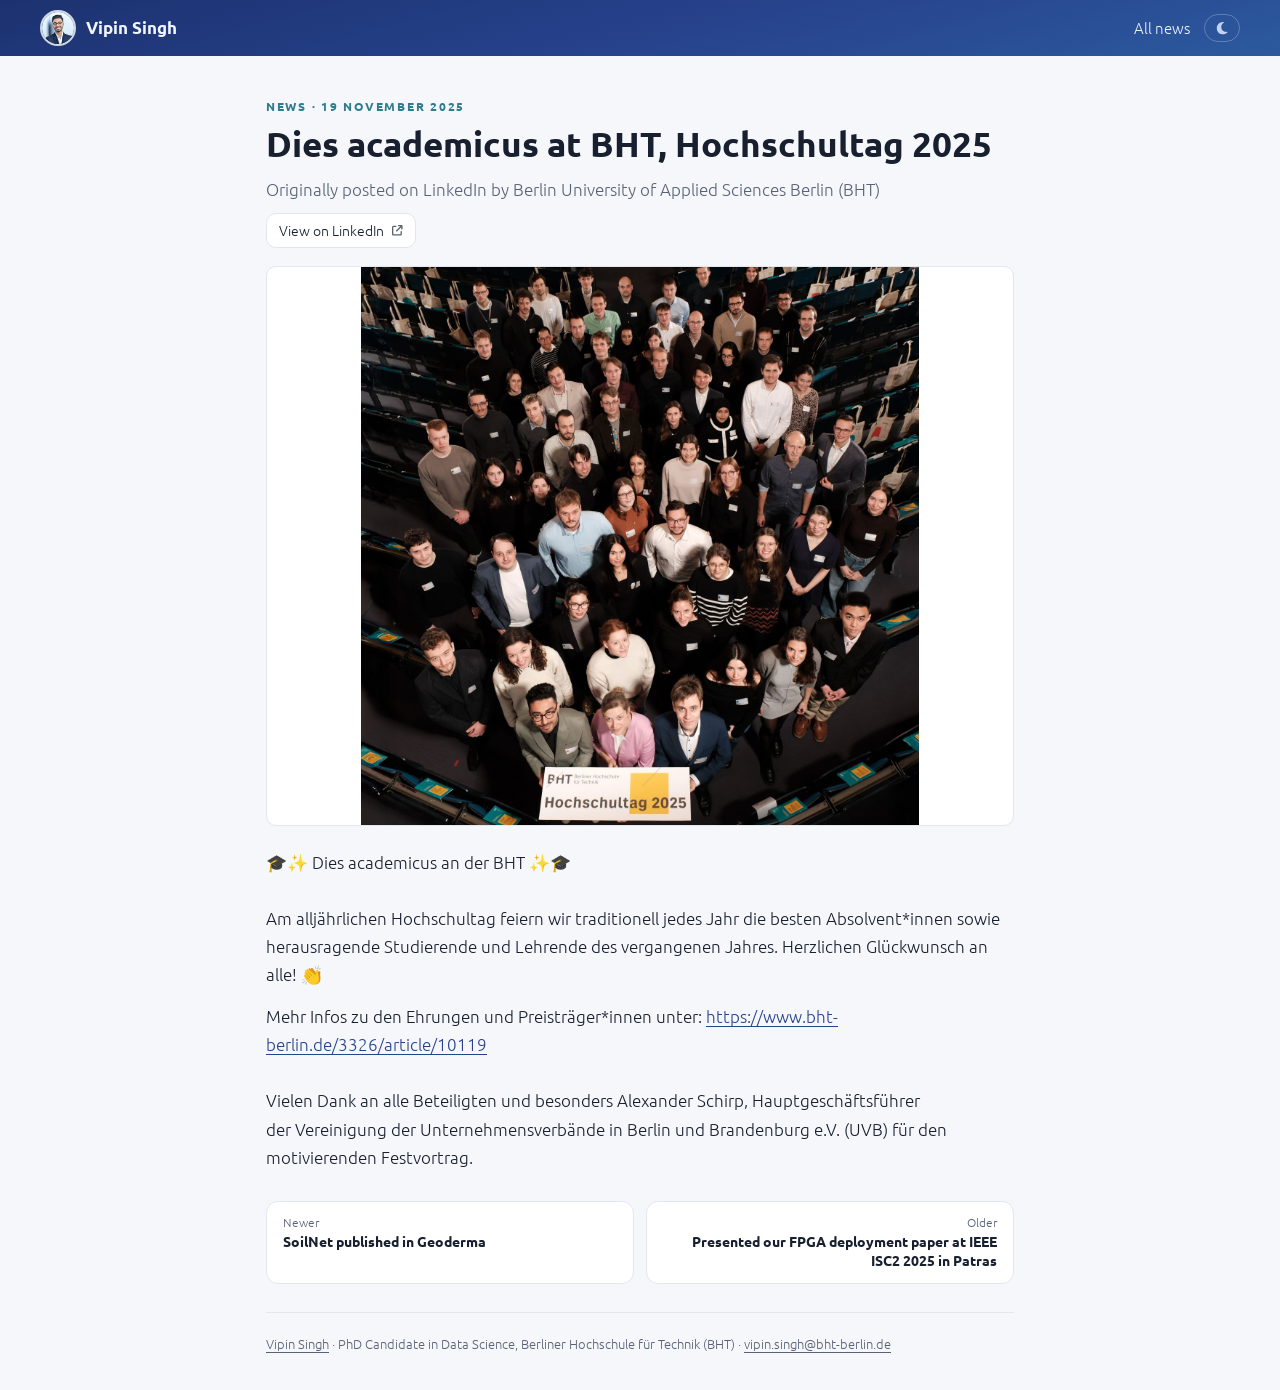
<file: news/2025-11-hochschultag.html>
<!doctype html>
<html lang="en">
<head>
<meta charset="utf-8">
<meta name="viewport" content="width=device-width, initial-scale=1">
<title>Dies academicus at BHT, Hochschultag 2025 · Vipin Singh</title>
<meta name="description" content="Dies academicus at BHT, Hochschultag 2025. 🎓✨ Dies academicus an der BHT ✨🎓 Am alljährlichen Hochschultag feiern wir traditionell jedes Jahr die besten Absolvent*innen sowie herausragende Studi">
<link rel="canonical" href="https://vipin-singh.bio/news/2025-11-hochschultag.html">
<meta property="og:type" content="article">
<meta property="og:title" content="Dies academicus at BHT, Hochschultag 2025">
<meta property="og:url" content="https://vipin-singh.bio/news/2025-11-hochschultag.html">
<meta property="og:image" content="https://vipin-singh.bio/assets/img/news/2025-11-hochschultag-1.jpg">
<meta name="color-scheme" content="light dark">
<link rel="icon" href="../assets/img/favicon-32.png" sizes="32x32" type="image/png">
<link rel="apple-touch-icon" href="../assets/img/apple-touch-icon.png">
<link rel="stylesheet" href="../assets/css/style.css">
<script>document.documentElement.classList.add("js");try{var t=localStorage.getItem("theme");if(t==="light"||t==="dark")document.documentElement.dataset.theme=t}catch(e){}</script>
<script type="application/ld+json">{"@context": "https://schema.org", "@type": "Article", "headline": "Dies academicus at BHT, Hochschultag 2025", "datePublished": "2025-11-19", "url": "https://vipin-singh.bio/news/2025-11-hochschultag.html", "image": ["https://vipin-singh.bio/assets/img/news/2025-11-hochschultag-1.jpg"], "sameAs": "https://www.linkedin.com/feed/update/urn:li:share:7396928176473546752/", "author": {"@type": "Organization", "name": "Berlin University of Applied Sciences Berlin (BHT)"}, "about": {"@id": "https://vipin-singh.bio/#me"}}</script>
</head>
<body class="subpage">
<header class="topbar">
  <a class="home" href="../index.html"><img src="../assets/img/avatar.jpg" width="36" height="36" alt="">Vipin Singh</a>
  <nav class="topnav"><a href="../index.html#news">All news</a>
  <button class="theme" type="button" aria-label="Toggle color theme" title="Toggle color theme"><svg class="ic moon" aria-hidden="true" focusable="false" fill="currentColor" xmlns="http://www.w3.org/2000/svg" viewBox="0 0 384 512"><path d="M223.5 32C100 32 0 132.3 0 256S100 480 223.5 480c60.6 0 115.5-24.2 155.8-63.4c5-4.9 6.3-12.5 3.1-18.7s-10.1-9.7-17-8.5c-9.8 1.7-19.8 2.6-30.1 2.6c-96.9 0-175.5-78.8-175.5-176c0-65.8 36-123.1 89.3-153.3c6.1-3.5 9.2-10.5 7.7-17.3s-7.3-11.9-14.3-12.5c-6.3-.5-12.6-.8-19-.8z"/></svg><svg class="ic sun" aria-hidden="true" focusable="false" fill="currentColor" xmlns="http://www.w3.org/2000/svg" viewBox="0 0 512 512"><path d="M361.5 1.2c5 2.1 8.6 6.6 9.6 11.9L391 121l107.9 19.8c5.3 1 9.8 4.6 11.9 9.6s1.5 10.7-1.6 15.2L446.9 256l62.3 90.3c3.1 4.5 3.7 10.2 1.6 15.2s-6.6 8.6-11.9 9.6L391 391 371.1 498.9c-1 5.3-4.6 9.8-9.6 11.9s-10.7 1.5-15.2-1.6L256 446.9l-90.3 62.3c-4.5 3.1-10.2 3.7-15.2 1.6s-8.6-6.6-9.6-11.9L121 391 13.1 371.1c-5.3-1-9.8-4.6-11.9-9.6s-1.5-10.7 1.6-15.2L65.1 256 2.8 165.7c-3.1-4.5-3.7-10.2-1.6-15.2s6.6-8.6 11.9-9.6L121 121 140.9 13.1c1-5.3 4.6-9.8 9.6-11.9s10.7-1.5 15.2 1.6L256 65.1 346.3 2.8c4.5-3.1 10.2-3.7 15.2-1.6zM160 256a96 96 0 1 1 192 0 96 96 0 1 1 -192 0zm224 0a128 128 0 1 0 -256 0 128 128 0 1 0 256 0z"/></svg></button></nav>
</header>
<main class="post">
  <p class="eyebrow">News · <time datetime="2025-11-19">19 November 2025</time></p>
  <h1>Dies academicus at BHT, Hochschultag 2025</h1>
  <p class="post-meta"><span>Originally posted on LinkedIn by Berlin University of Applied Sciences Berlin (BHT)</span>
    <a class="btn" href="https://www.linkedin.com/feed/update/urn:li:share:7396928176473546752/" rel="noopener" target="_blank">View on LinkedIn <svg class="ic sm" aria-hidden="true" focusable="false" fill="currentColor" xmlns="http://www.w3.org/2000/svg" viewBox="0 0 512 512"><path d="M320 0c-17.7 0-32 14.3-32 32s14.3 32 32 32l82.7 0L201.4 265.4c-12.5 12.5-12.5 32.8 0 45.3s32.8 12.5 45.3 0L448 109.3l0 82.7c0 17.7 14.3 32 32 32s32-14.3 32-32l0-160c0-17.7-14.3-32-32-32L320 0zM80 32C35.8 32 0 67.8 0 112L0 432c0 44.2 35.8 80 80 80l320 0c44.2 0 80-35.8 80-80l0-112c0-17.7-14.3-32-32-32s-32 14.3-32 32l0 112c0 8.8-7.2 16-16 16L80 448c-8.8 0-16-7.2-16-16l0-320c0-8.8 7.2-16 16-16l112 0c17.7 0 32-14.3 32-32s-14.3-32-32-32L80 32z"/></svg></a></p>
  <figure class="post-hero"><div class="plate"><img id="hero" src="../assets/img/news/2025-11-hochschultag-1.jpg" width="1536" height="1536" alt="Dies academicus at BHT, Hochschultag 2025"></div></figure>
  
  <div class="post-body"><p>🎓✨ Dies academicus an der BHT ✨🎓 <br> <br>Am alljährlichen Hochschultag feiern wir traditionell jedes Jahr die besten Absolvent*innen sowie herausragende Studierende und Lehrende des vergangenen Jahres. Herzlichen Glückwunsch an alle! 👏</p>
<p>Mehr Infos zu den Ehrungen und Preisträger*innen unter: <a href="https://www.bht-berlin.de/3326/article/10119" rel="noopener" target="_blank">https://www.bht-berlin.de/3326/article/10119</a><br> <br>Vielen Dank an alle Beteiligten und besonders Alexander Schirp, Hauptgeschäftsführer der Vereinigung der Unternehmensverbände in Berlin und Brandenburg e.V. (UVB) für den motivierenden Festvortrag.</p></div>
  <nav class="pagers" aria-label="More news"><a class="pager newer" href="2026-02-geoderma.html"><span>Newer</span>SoilNet published in Geoderma</a><a class="pager older" href="2025-10-isc2.html"><span>Older</span>Presented our FPGA deployment paper at IEEE ISC2 2025 in Patras</a></nav>
  <footer class="foot"><p><a href="../index.html">Vipin Singh</a> · PhD Candidate in Data Science, Berliner Hochschule für Technik (BHT) · <a href="mailto:vipin.singh@bht-berlin.de">vipin.singh@bht-berlin.de</a></p></footer>
</main>
<script src="../assets/js/site.js" defer></script>
</body>
</html>
</file>
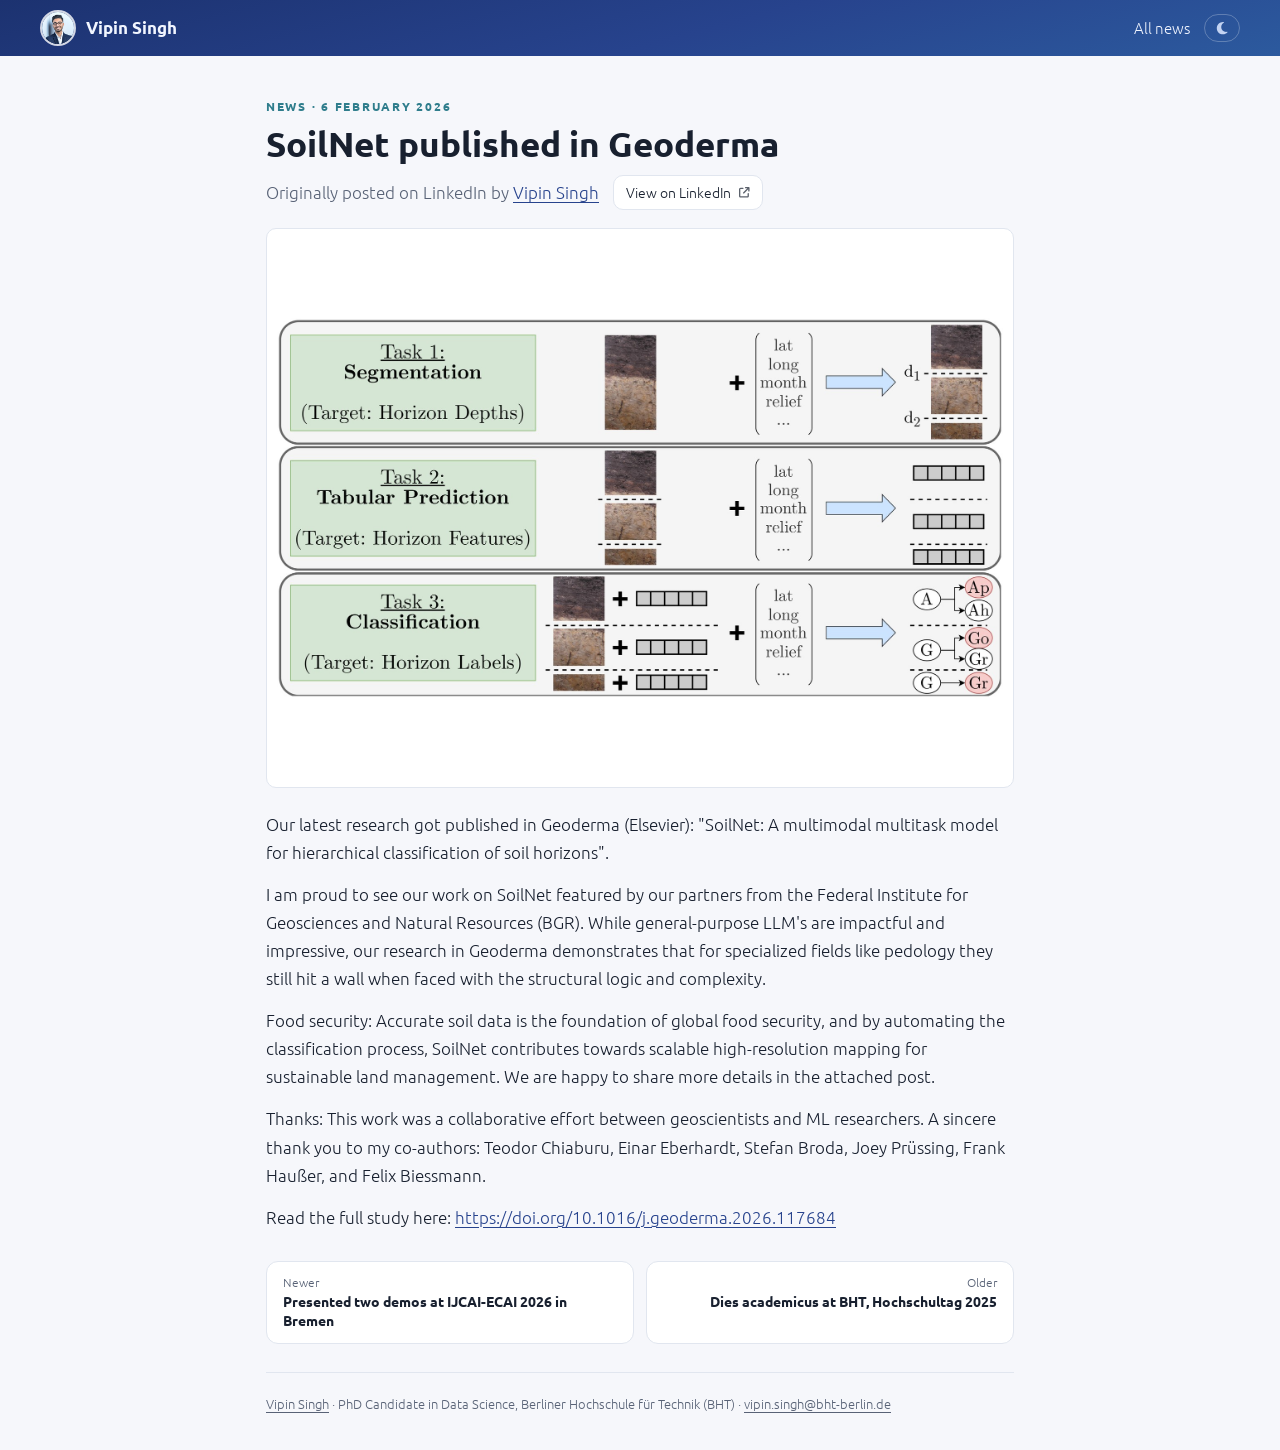
<file: news/2026-02-geoderma.html>
<!doctype html>
<html lang="en">
<head>
<meta charset="utf-8">
<meta name="viewport" content="width=device-width, initial-scale=1">
<title>SoilNet published in Geoderma · Vipin Singh</title>
<meta name="description" content="SoilNet published in Geoderma. Our latest research got published in Geoderma (Elsevier): &quot;SoilNet: A multimodal multitask model for hierarchical classification of soil horizons&quot;. I ">
<link rel="canonical" href="https://vipin-singh.bio/news/2026-02-geoderma.html">
<meta property="og:type" content="article">
<meta property="og:title" content="SoilNet published in Geoderma">
<meta property="og:url" content="https://vipin-singh.bio/news/2026-02-geoderma.html">
<meta property="og:image" content="https://vipin-singh.bio/assets/img/news/2026-02-geoderma-1.jpg">
<meta name="color-scheme" content="light dark">
<link rel="icon" href="../assets/img/favicon-32.png" sizes="32x32" type="image/png">
<link rel="apple-touch-icon" href="../assets/img/apple-touch-icon.png">
<link rel="stylesheet" href="../assets/css/style.css">
<script>document.documentElement.classList.add("js");try{var t=localStorage.getItem("theme");if(t==="light"||t==="dark")document.documentElement.dataset.theme=t}catch(e){}</script>
<script type="application/ld+json">{"@context": "https://schema.org", "@type": "Article", "headline": "SoilNet published in Geoderma", "datePublished": "2026-02-06", "url": "https://vipin-singh.bio/news/2026-02-geoderma.html", "image": ["https://vipin-singh.bio/assets/img/news/2026-02-geoderma-1.jpg"], "sameAs": "https://www.linkedin.com/feed/update/urn:li:share:7425513348609363968/", "author": {"@type": "Person", "name": "Vipin Singh"}, "about": {"@id": "https://vipin-singh.bio/#me"}}</script>
</head>
<body class="subpage">
<header class="topbar">
  <a class="home" href="../index.html"><img src="../assets/img/avatar.jpg" width="36" height="36" alt="">Vipin Singh</a>
  <nav class="topnav"><a href="../index.html#news">All news</a>
  <button class="theme" type="button" aria-label="Toggle color theme" title="Toggle color theme"><svg class="ic moon" aria-hidden="true" focusable="false" fill="currentColor" xmlns="http://www.w3.org/2000/svg" viewBox="0 0 384 512"><path d="M223.5 32C100 32 0 132.3 0 256S100 480 223.5 480c60.6 0 115.5-24.2 155.8-63.4c5-4.9 6.3-12.5 3.1-18.7s-10.1-9.7-17-8.5c-9.8 1.7-19.8 2.6-30.1 2.6c-96.9 0-175.5-78.8-175.5-176c0-65.8 36-123.1 89.3-153.3c6.1-3.5 9.2-10.5 7.7-17.3s-7.3-11.9-14.3-12.5c-6.3-.5-12.6-.8-19-.8z"/></svg><svg class="ic sun" aria-hidden="true" focusable="false" fill="currentColor" xmlns="http://www.w3.org/2000/svg" viewBox="0 0 512 512"><path d="M361.5 1.2c5 2.1 8.6 6.6 9.6 11.9L391 121l107.9 19.8c5.3 1 9.8 4.6 11.9 9.6s1.5 10.7-1.6 15.2L446.9 256l62.3 90.3c3.1 4.5 3.7 10.2 1.6 15.2s-6.6 8.6-11.9 9.6L391 391 371.1 498.9c-1 5.3-4.6 9.8-9.6 11.9s-10.7 1.5-15.2-1.6L256 446.9l-90.3 62.3c-4.5 3.1-10.2 3.7-15.2 1.6s-8.6-6.6-9.6-11.9L121 391 13.1 371.1c-5.3-1-9.8-4.6-11.9-9.6s-1.5-10.7 1.6-15.2L65.1 256 2.8 165.7c-3.1-4.5-3.7-10.2-1.6-15.2s6.6-8.6 11.9-9.6L121 121 140.9 13.1c1-5.3 4.6-9.8 9.6-11.9s10.7-1.5 15.2 1.6L256 65.1 346.3 2.8c4.5-3.1 10.2-3.7 15.2-1.6zM160 256a96 96 0 1 1 192 0 96 96 0 1 1 -192 0zm224 0a128 128 0 1 0 -256 0 128 128 0 1 0 256 0z"/></svg></button></nav>
</header>
<main class="post">
  <p class="eyebrow">News · <time datetime="2026-02-06">6 February 2026</time></p>
  <h1>SoilNet published in Geoderma</h1>
  <p class="post-meta"><span>Originally posted on LinkedIn by <a href="https://www.linkedin.com/in/vipin-singh-131402271" rel="noopener" target="_blank">Vipin Singh</a></span>
    <a class="btn" href="https://www.linkedin.com/feed/update/urn:li:share:7425513348609363968/" rel="noopener" target="_blank">View on LinkedIn <svg class="ic sm" aria-hidden="true" focusable="false" fill="currentColor" xmlns="http://www.w3.org/2000/svg" viewBox="0 0 512 512"><path d="M320 0c-17.7 0-32 14.3-32 32s14.3 32 32 32l82.7 0L201.4 265.4c-12.5 12.5-12.5 32.8 0 45.3s32.8 12.5 45.3 0L448 109.3l0 82.7c0 17.7 14.3 32 32 32s32-14.3 32-32l0-160c0-17.7-14.3-32-32-32L320 0zM80 32C35.8 32 0 67.8 0 112L0 432c0 44.2 35.8 80 80 80l320 0c44.2 0 80-35.8 80-80l0-112c0-17.7-14.3-32-32-32s-32 14.3-32 32l0 112c0 8.8-7.2 16-16 16L80 448c-8.8 0-16-7.2-16-16l0-320c0-8.8 7.2-16 16-16l112 0c17.7 0 32-14.3 32-32s-14.3-32-32-32L80 32z"/></svg></a></p>
  <figure class="post-hero"><div class="plate"><img id="hero" src="../assets/img/news/2026-02-geoderma-1.jpg" width="1800" height="965" alt="SoilNet published in Geoderma"></div></figure>
  
  <div class="post-body"><p>Our latest research got published in Geoderma (Elsevier): "SoilNet: A multimodal multitask model for hierarchical classification of soil horizons".</p>
<p>I am proud to see our work on SoilNet featured by our partners from the Federal Institute for Geosciences and Natural Resources (BGR). While general-purpose LLM's are impactful and impressive, our research in Geoderma demonstrates that for specialized fields like pedology they still hit a wall when faced with the structural logic and complexity.</p>
<p>Food security: Accurate soil data is the foundation of global food security, and by automating the classification process, SoilNet contributes towards scalable high-resolution mapping for sustainable land management. We are happy to share more details in the attached post.</p>
<p>Thanks: This work was a collaborative effort between geoscientists and ML researchers. A sincere thank you to my co-authors: Teodor Chiaburu, Einar Eberhardt, Stefan Broda, Joey Prüssing, Frank Haußer, and Felix Biessmann.</p>
<p>Read the full study here: <a href="https://doi.org/10.1016/j.geoderma.2026.117684" rel="noopener" target="_blank">https://doi.org/10.1016/j.geoderma.2026.117684</a></p></div>
  <nav class="pagers" aria-label="More news"><a class="pager newer" href="2026-08-ijcai.html"><span>Newer</span>Presented two demos at IJCAI-ECAI 2026 in Bremen</a><a class="pager older" href="2025-11-hochschultag.html"><span>Older</span>Dies academicus at BHT, Hochschultag 2025</a></nav>
  <footer class="foot"><p><a href="../index.html">Vipin Singh</a> · PhD Candidate in Data Science, Berliner Hochschule für Technik (BHT) · <a href="mailto:vipin.singh@bht-berlin.de">vipin.singh@bht-berlin.de</a></p></footer>
</main>
<script src="../assets/js/site.js" defer></script>
</body>
</html>
</file>
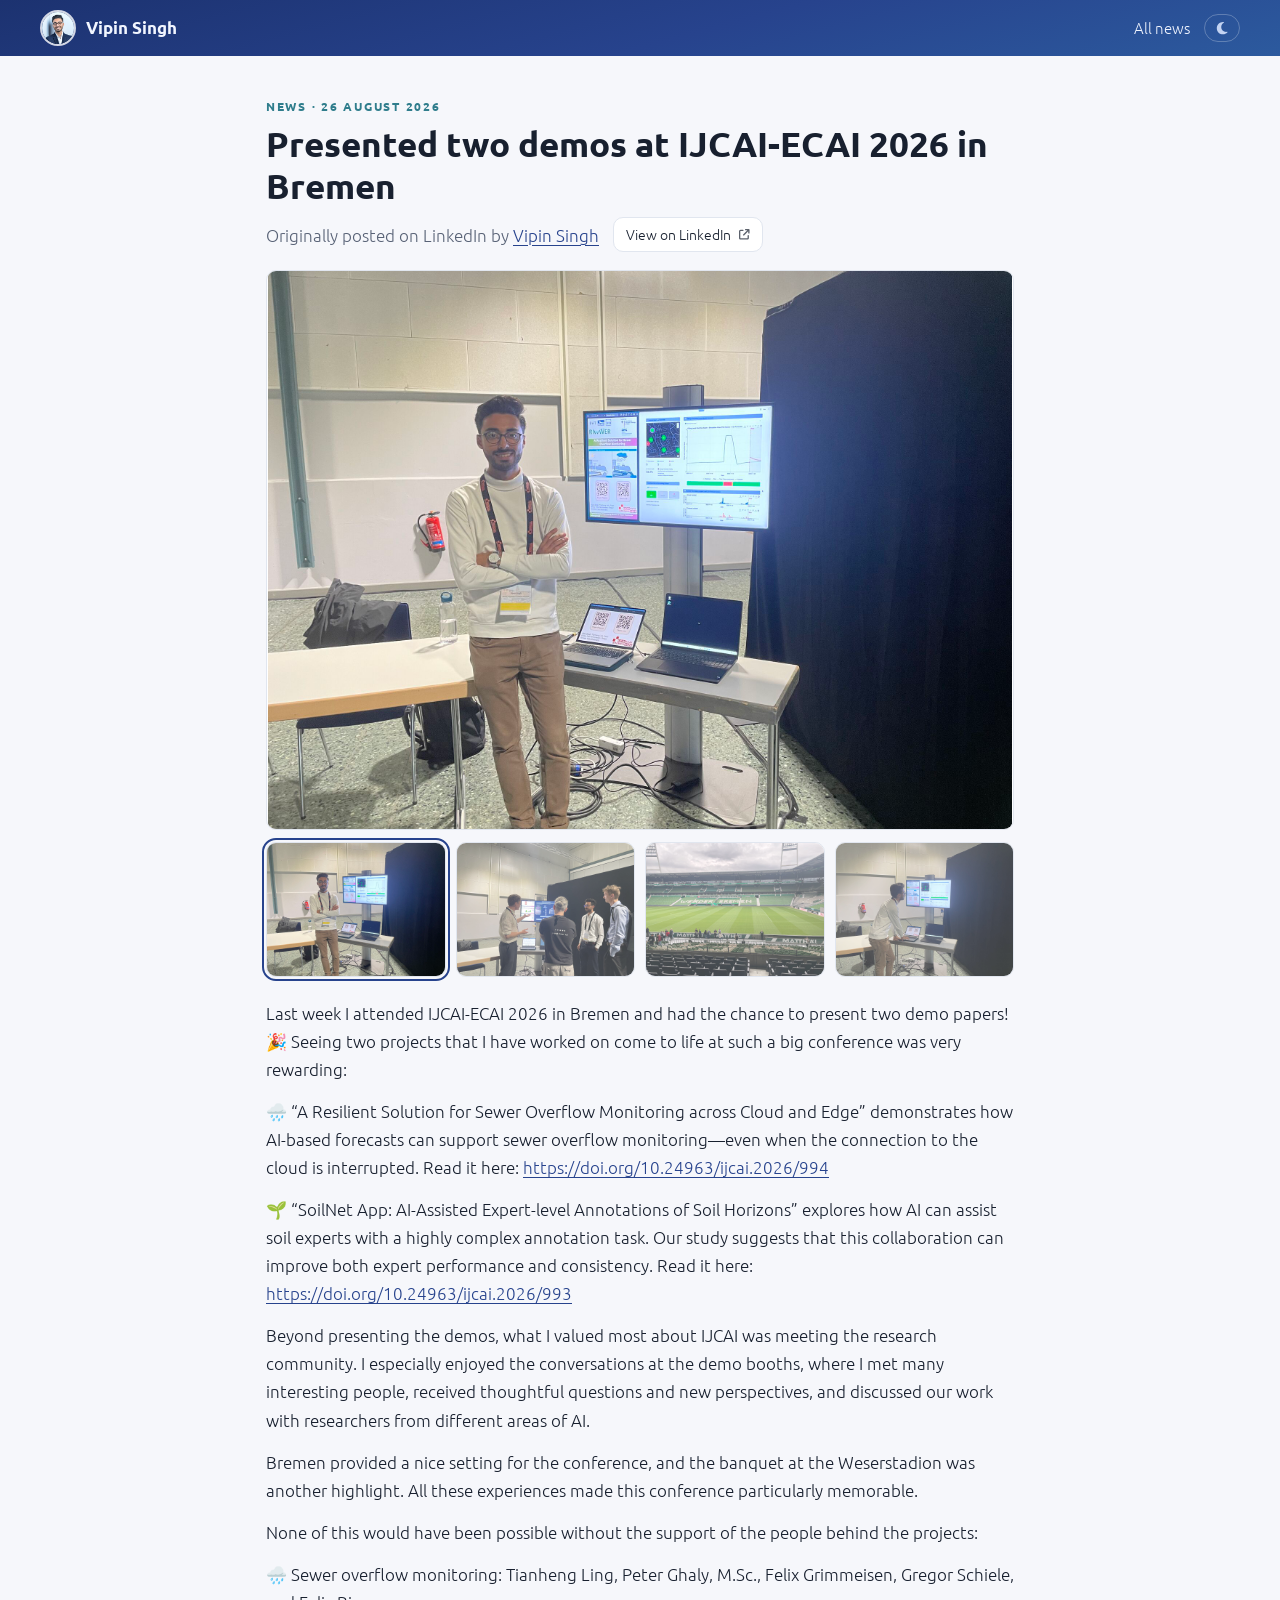
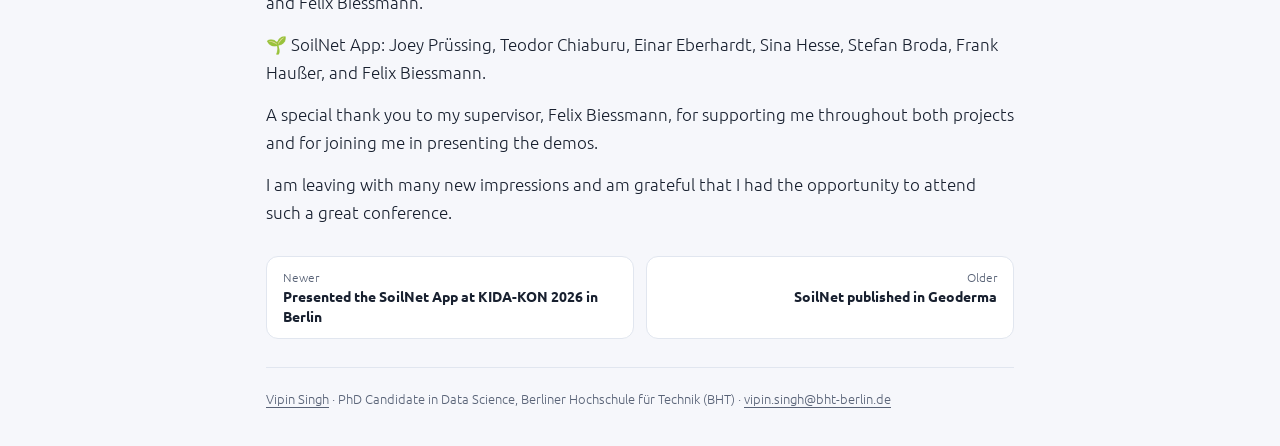
<file: news/2026-08-ijcai.html>
<!doctype html>
<html lang="en">
<head>
<meta charset="utf-8">
<meta name="viewport" content="width=device-width, initial-scale=1">
<title>Presented two demos at IJCAI-ECAI 2026 in Bremen · Vipin Singh</title>
<meta name="description" content="Presented two demos at IJCAI-ECAI 2026 in Bremen. Last week I attended IJCAI-ECAI 2026 in Bremen and had the chance to present two demo papers! 🎉 Seeing two projects that I have worked on come to life">
<link rel="canonical" href="https://vipin-singh.bio/news/2026-08-ijcai.html">
<meta property="og:type" content="article">
<meta property="og:title" content="Presented two demos at IJCAI-ECAI 2026 in Bremen">
<meta property="og:url" content="https://vipin-singh.bio/news/2026-08-ijcai.html">
<meta property="og:image" content="https://vipin-singh.bio/assets/img/news/2026-08-ijcai-3.jpg">
<meta name="color-scheme" content="light dark">
<link rel="icon" href="../assets/img/favicon-32.png" sizes="32x32" type="image/png">
<link rel="apple-touch-icon" href="../assets/img/apple-touch-icon.png">
<link rel="stylesheet" href="../assets/css/style.css">
<script>document.documentElement.classList.add("js");try{var t=localStorage.getItem("theme");if(t==="light"||t==="dark")document.documentElement.dataset.theme=t}catch(e){}</script>
<script type="application/ld+json">{"@context": "https://schema.org", "@type": "Article", "headline": "Presented two demos at IJCAI-ECAI 2026 in Bremen", "datePublished": "2026-08-26", "url": "https://vipin-singh.bio/news/2026-08-ijcai.html", "image": ["https://vipin-singh.bio/assets/img/news/2026-08-ijcai-3.jpg", "https://vipin-singh.bio/assets/img/news/2026-08-ijcai-1.jpg", "https://vipin-singh.bio/assets/img/news/2026-08-ijcai-2.jpg", "https://vipin-singh.bio/assets/img/news/2026-08-ijcai-4.jpg"], "sameAs": "https://www.linkedin.com/feed/update/urn:li:ugcPost:7498347025810321408/", "author": {"@type": "Person", "name": "Vipin Singh"}, "about": {"@id": "https://vipin-singh.bio/#me"}}</script>
</head>
<body class="subpage">
<header class="topbar">
  <a class="home" href="../index.html"><img src="../assets/img/avatar.jpg" width="36" height="36" alt="">Vipin Singh</a>
  <nav class="topnav"><a href="../index.html#news">All news</a>
  <button class="theme" type="button" aria-label="Toggle color theme" title="Toggle color theme"><svg class="ic moon" aria-hidden="true" focusable="false" fill="currentColor" xmlns="http://www.w3.org/2000/svg" viewBox="0 0 384 512"><path d="M223.5 32C100 32 0 132.3 0 256S100 480 223.5 480c60.6 0 115.5-24.2 155.8-63.4c5-4.9 6.3-12.5 3.1-18.7s-10.1-9.7-17-8.5c-9.8 1.7-19.8 2.6-30.1 2.6c-96.9 0-175.5-78.8-175.5-176c0-65.8 36-123.1 89.3-153.3c6.1-3.5 9.2-10.5 7.7-17.3s-7.3-11.9-14.3-12.5c-6.3-.5-12.6-.8-19-.8z"/></svg><svg class="ic sun" aria-hidden="true" focusable="false" fill="currentColor" xmlns="http://www.w3.org/2000/svg" viewBox="0 0 512 512"><path d="M361.5 1.2c5 2.1 8.6 6.6 9.6 11.9L391 121l107.9 19.8c5.3 1 9.8 4.6 11.9 9.6s1.5 10.7-1.6 15.2L446.9 256l62.3 90.3c3.1 4.5 3.7 10.2 1.6 15.2s-6.6 8.6-11.9 9.6L391 391 371.1 498.9c-1 5.3-4.6 9.8-9.6 11.9s-10.7 1.5-15.2-1.6L256 446.9l-90.3 62.3c-4.5 3.1-10.2 3.7-15.2 1.6s-8.6-6.6-9.6-11.9L121 391 13.1 371.1c-5.3-1-9.8-4.6-11.9-9.6s-1.5-10.7 1.6-15.2L65.1 256 2.8 165.7c-3.1-4.5-3.7-10.2-1.6-15.2s6.6-8.6 11.9-9.6L121 121 140.9 13.1c1-5.3 4.6-9.8 9.6-11.9s10.7-1.5 15.2 1.6L256 65.1 346.3 2.8c4.5-3.1 10.2-3.7 15.2-1.6zM160 256a96 96 0 1 1 192 0 96 96 0 1 1 -192 0zm224 0a128 128 0 1 0 -256 0 128 128 0 1 0 256 0z"/></svg></button></nav>
</header>
<main class="post">
  <p class="eyebrow">News · <time datetime="2026-08-26">26 August 2026</time></p>
  <h1>Presented two demos at IJCAI-ECAI 2026 in Bremen</h1>
  <p class="post-meta"><span>Originally posted on LinkedIn by <a href="https://www.linkedin.com/in/vipin-singh-131402271" rel="noopener" target="_blank">Vipin Singh</a></span>
    <a class="btn" href="https://www.linkedin.com/feed/update/urn:li:ugcPost:7498347025810321408/" rel="noopener" target="_blank">View on LinkedIn <svg class="ic sm" aria-hidden="true" focusable="false" fill="currentColor" xmlns="http://www.w3.org/2000/svg" viewBox="0 0 512 512"><path d="M320 0c-17.7 0-32 14.3-32 32s14.3 32 32 32l82.7 0L201.4 265.4c-12.5 12.5-12.5 32.8 0 45.3s32.8 12.5 45.3 0L448 109.3l0 82.7c0 17.7 14.3 32 32 32s32-14.3 32-32l0-160c0-17.7-14.3-32-32-32L320 0zM80 32C35.8 32 0 67.8 0 112L0 432c0 44.2 35.8 80 80 80l320 0c44.2 0 80-35.8 80-80l0-112c0-17.7-14.3-32-32-32s-32 14.3-32 32l0 112c0 8.8-7.2 16-16 16L80 448c-8.8 0-16-7.2-16-16l0-320c0-8.8 7.2-16 16-16l112 0c17.7 0 32-14.3 32-32s-14.3-32-32-32L80 32z"/></svg></a></p>
  <figure class="post-hero"><div class="plate"><img id="hero" src="../assets/img/news/2026-08-ijcai-3.jpg" width="2048" height="1536" alt="Presented two demos at IJCAI-ECAI 2026 in Bremen"></div></figure>
  <div class="post-gallery"><a class="plate thumb is-on" href="../assets/img/news/2026-08-ijcai-3.jpg" data-w="2048" data-h="1536" aria-label="Show image 1"><img src="../assets/img/news/2026-08-ijcai-3.jpg" width="2048" height="1536" loading="lazy" alt=""></a><a class="plate thumb" href="../assets/img/news/2026-08-ijcai-1.jpg" data-w="2048" data-h="1536" aria-label="Show image 2"><img src="../assets/img/news/2026-08-ijcai-1.jpg" width="2048" height="1536" loading="lazy" alt=""></a><a class="plate thumb" href="../assets/img/news/2026-08-ijcai-2.jpg" data-w="2048" data-h="1536" aria-label="Show image 3"><img src="../assets/img/news/2026-08-ijcai-2.jpg" width="2048" height="1536" loading="lazy" alt=""></a><a class="plate thumb" href="../assets/img/news/2026-08-ijcai-4.jpg" data-w="2048" data-h="1536" aria-label="Show image 4"><img src="../assets/img/news/2026-08-ijcai-4.jpg" width="2048" height="1536" loading="lazy" alt=""></a></div>
  <div class="post-body"><p>Last week I attended IJCAI-ECAI 2026 in Bremen and had the chance to present two demo papers! 🎉 Seeing two projects that I have worked on come to life at such a big conference was very rewarding:</p>
<p>🌧️ “A Resilient Solution for Sewer Overflow Monitoring across Cloud and Edge” demonstrates how AI-based forecasts can support sewer overflow monitoring—even when the connection to the cloud is interrupted. Read it here: <a href="https://doi.org/10.24963/ijcai.2026/994" rel="noopener" target="_blank">https://doi.org/10.24963/ijcai.2026/994</a></p>
<p>🌱 “SoilNet App: AI-Assisted Expert-level Annotations of Soil Horizons” explores how AI can assist soil experts with a highly complex annotation task. Our study suggests that this collaboration can improve both expert performance and consistency. Read it here: <a href="https://doi.org/10.24963/ijcai.2026/993" rel="noopener" target="_blank">https://doi.org/10.24963/ijcai.2026/993</a></p>
<p>Beyond presenting the demos, what I valued most about IJCAI was meeting the research community. I especially enjoyed the conversations at the demo booths, where I met many interesting people, received thoughtful questions and new perspectives, and discussed our work with researchers from different areas of AI.</p>
<p>Bremen provided a nice setting for the conference, and the banquet at the Weserstadion was another highlight. All these experiences made this conference particularly memorable.</p>
<p>None of this would have been possible without the support of the people behind the projects:</p>
<p>🌧️ Sewer overflow monitoring: Tianheng Ling, Peter Ghaly, M.Sc., Felix Grimmeisen, Gregor Schiele, and Felix Biessmann.</p>
<p>🌱 SoilNet App: Joey Prüssing, Teodor Chiaburu, Einar Eberhardt, Sina Hesse, Stefan Broda, Frank Haußer, and Felix Biessmann.</p>
<p>A special thank you to my supervisor, Felix Biessmann, for supporting me throughout both projects and for joining me in presenting the demos.</p>
<p>I am leaving with many new impressions and am grateful that I had the opportunity to attend such a great conference.</p></div>
  <nav class="pagers" aria-label="More news"><a class="pager newer" href="2026-10-kida-kon.html"><span>Newer</span>Presented the SoilNet App at KIDA-KON 2026 in Berlin</a><a class="pager older" href="2026-02-geoderma.html"><span>Older</span>SoilNet published in Geoderma</a></nav>
  <footer class="foot"><p><a href="../index.html">Vipin Singh</a> · PhD Candidate in Data Science, Berliner Hochschule für Technik (BHT) · <a href="mailto:vipin.singh@bht-berlin.de">vipin.singh@bht-berlin.de</a></p></footer>
</main>
<script src="../assets/js/site.js" defer></script>
</body>
</html>
</file>
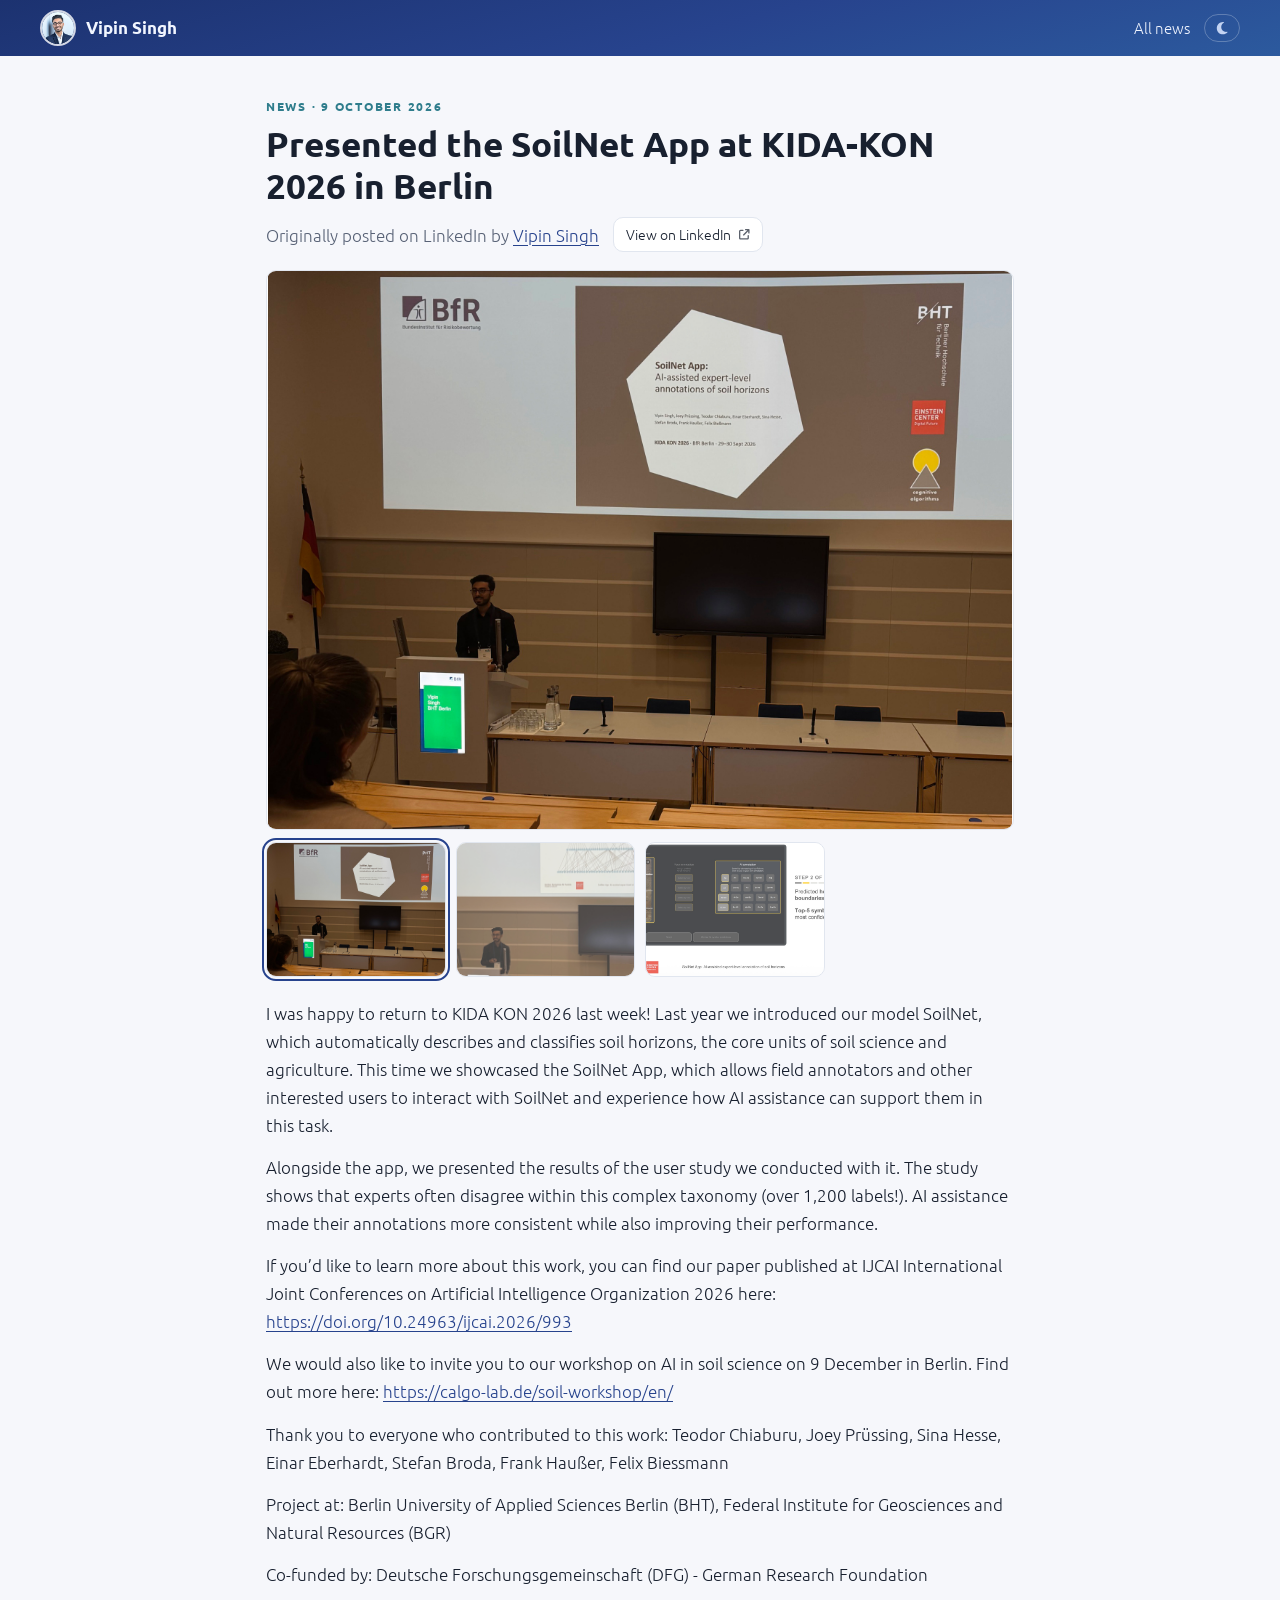
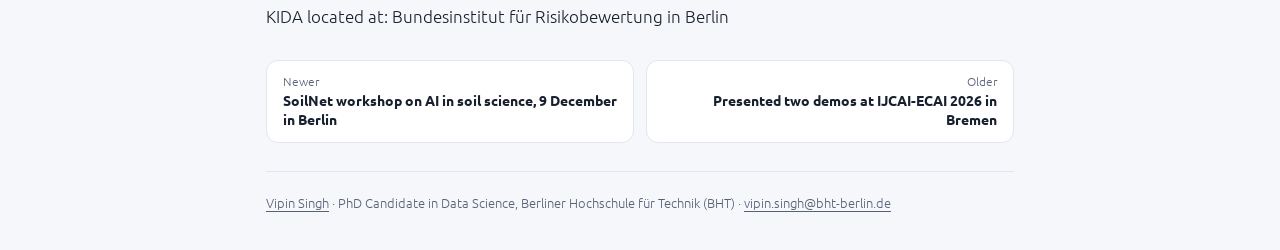
<file: news/2026-10-kida-kon.html>
<!doctype html>
<html lang="en">
<head>
<meta charset="utf-8">
<meta name="viewport" content="width=device-width, initial-scale=1">
<title>Presented the SoilNet App at KIDA-KON 2026 in Berlin · Vipin Singh</title>
<meta name="description" content="Presented the SoilNet App at KIDA-KON 2026 in Berlin. I was happy to return to KIDA KON 2026 last week! Last year we introduced our model SoilNet, which automatically describes and classifies soil horizon">
<link rel="canonical" href="https://vipin-singh.bio/news/2026-10-kida-kon.html">
<meta property="og:type" content="article">
<meta property="og:title" content="Presented the SoilNet App at KIDA-KON 2026 in Berlin">
<meta property="og:url" content="https://vipin-singh.bio/news/2026-10-kida-kon.html">
<meta property="og:image" content="https://vipin-singh.bio/assets/img/news/2026-10-kida-kon-1.jpg">
<meta name="color-scheme" content="light dark">
<link rel="icon" href="../assets/img/favicon-32.png" sizes="32x32" type="image/png">
<link rel="apple-touch-icon" href="../assets/img/apple-touch-icon.png">
<link rel="stylesheet" href="../assets/css/style.css">
<script>document.documentElement.classList.add("js");try{var t=localStorage.getItem("theme");if(t==="light"||t==="dark")document.documentElement.dataset.theme=t}catch(e){}</script>
<script type="application/ld+json">{"@context": "https://schema.org", "@type": "Article", "headline": "Presented the SoilNet App at KIDA-KON 2026 in Berlin", "datePublished": "2026-10-09", "url": "https://vipin-singh.bio/news/2026-10-kida-kon.html", "image": ["https://vipin-singh.bio/assets/img/news/2026-10-kida-kon-1.jpg", "https://vipin-singh.bio/assets/img/news/2026-10-kida-kon-2.jpg", "https://vipin-singh.bio/assets/img/news/2026-10-kida-kon-3.jpg"], "sameAs": "https://www.linkedin.com/feed/update/urn:li:ugcPost:7514290789934616576/", "author": {"@type": "Person", "name": "Vipin Singh"}, "about": {"@id": "https://vipin-singh.bio/#me"}}</script>
</head>
<body class="subpage">
<header class="topbar">
  <a class="home" href="../index.html"><img src="../assets/img/avatar.jpg" width="36" height="36" alt="">Vipin Singh</a>
  <nav class="topnav"><a href="../index.html#news">All news</a>
  <button class="theme" type="button" aria-label="Toggle color theme" title="Toggle color theme"><svg class="ic moon" aria-hidden="true" focusable="false" fill="currentColor" xmlns="http://www.w3.org/2000/svg" viewBox="0 0 384 512"><path d="M223.5 32C100 32 0 132.3 0 256S100 480 223.5 480c60.6 0 115.5-24.2 155.8-63.4c5-4.9 6.3-12.5 3.1-18.7s-10.1-9.7-17-8.5c-9.8 1.7-19.8 2.6-30.1 2.6c-96.9 0-175.5-78.8-175.5-176c0-65.8 36-123.1 89.3-153.3c6.1-3.5 9.2-10.5 7.7-17.3s-7.3-11.9-14.3-12.5c-6.3-.5-12.6-.8-19-.8z"/></svg><svg class="ic sun" aria-hidden="true" focusable="false" fill="currentColor" xmlns="http://www.w3.org/2000/svg" viewBox="0 0 512 512"><path d="M361.5 1.2c5 2.1 8.6 6.6 9.6 11.9L391 121l107.9 19.8c5.3 1 9.8 4.6 11.9 9.6s1.5 10.7-1.6 15.2L446.9 256l62.3 90.3c3.1 4.5 3.7 10.2 1.6 15.2s-6.6 8.6-11.9 9.6L391 391 371.1 498.9c-1 5.3-4.6 9.8-9.6 11.9s-10.7 1.5-15.2-1.6L256 446.9l-90.3 62.3c-4.5 3.1-10.2 3.7-15.2 1.6s-8.6-6.6-9.6-11.9L121 391 13.1 371.1c-5.3-1-9.8-4.6-11.9-9.6s-1.5-10.7 1.6-15.2L65.1 256 2.8 165.7c-3.1-4.5-3.7-10.2-1.6-15.2s6.6-8.6 11.9-9.6L121 121 140.9 13.1c1-5.3 4.6-9.8 9.6-11.9s10.7-1.5 15.2 1.6L256 65.1 346.3 2.8c4.5-3.1 10.2-3.7 15.2-1.6zM160 256a96 96 0 1 1 192 0 96 96 0 1 1 -192 0zm224 0a128 128 0 1 0 -256 0 128 128 0 1 0 256 0z"/></svg></button></nav>
</header>
<main class="post">
  <p class="eyebrow">News · <time datetime="2026-10-09">9 October 2026</time></p>
  <h1>Presented the SoilNet App at KIDA-KON 2026 in Berlin</h1>
  <p class="post-meta"><span>Originally posted on LinkedIn by <a href="https://www.linkedin.com/in/vipin-singh-131402271" rel="noopener" target="_blank">Vipin Singh</a></span>
    <a class="btn" href="https://www.linkedin.com/feed/update/urn:li:ugcPost:7514290789934616576/" rel="noopener" target="_blank">View on LinkedIn <svg class="ic sm" aria-hidden="true" focusable="false" fill="currentColor" xmlns="http://www.w3.org/2000/svg" viewBox="0 0 512 512"><path d="M320 0c-17.7 0-32 14.3-32 32s14.3 32 32 32l82.7 0L201.4 265.4c-12.5 12.5-12.5 32.8 0 45.3s32.8 12.5 45.3 0L448 109.3l0 82.7c0 17.7 14.3 32 32 32s32-14.3 32-32l0-160c0-17.7-14.3-32-32-32L320 0zM80 32C35.8 32 0 67.8 0 112L0 432c0 44.2 35.8 80 80 80l320 0c44.2 0 80-35.8 80-80l0-112c0-17.7-14.3-32-32-32s-32 14.3-32 32l0 112c0 8.8-7.2 16-16 16L80 448c-8.8 0-16-7.2-16-16l0-320c0-8.8 7.2-16 16-16l112 0c17.7 0 32-14.3 32-32s-14.3-32-32-32L80 32z"/></svg></a></p>
  <figure class="post-hero"><div class="plate"><img id="hero" src="../assets/img/news/2026-10-kida-kon-1.jpg" width="2048" height="1536" alt="Presented the SoilNet App at KIDA-KON 2026 in Berlin"></div></figure>
  <div class="post-gallery"><a class="plate thumb is-on" href="../assets/img/news/2026-10-kida-kon-1.jpg" data-w="2048" data-h="1536" aria-label="Show image 1"><img src="../assets/img/news/2026-10-kida-kon-1.jpg" width="2048" height="1536" loading="lazy" alt=""></a><a class="plate thumb" href="../assets/img/news/2026-10-kida-kon-2.jpg" data-w="1536" data-h="2048" aria-label="Show image 2"><img src="../assets/img/news/2026-10-kida-kon-2.jpg" width="1536" height="2048" loading="lazy" alt=""></a><a class="plate thumb" href="../assets/img/news/2026-10-kida-kon-3.jpg" data-w="2048" data-h="960" aria-label="Show image 3"><img src="../assets/img/news/2026-10-kida-kon-3.jpg" width="2048" height="960" loading="lazy" alt=""></a></div>
  <div class="post-body"><p>I was happy to return to KIDA KON 2026 last week! Last year we introduced our model SoilNet, which automatically describes and classifies soil horizons, the core units of soil science and agriculture. This time we showcased the SoilNet App, which allows field annotators and other interested users to interact with SoilNet and experience how AI assistance can support them in this task.</p>
<p>Alongside the app, we presented the results of the user study we conducted with it. The study shows that experts often disagree within this complex taxonomy (over 1,200 labels!). AI assistance made their annotations more consistent while also improving their performance.</p>
<p>If you’d like to learn more about this work, you can find our paper published at IJCAI International Joint Conferences on Artificial Intelligence Organization 2026 here: <a href="https://doi.org/10.24963/ijcai.2026/993" rel="noopener" target="_blank">https://doi.org/10.24963/ijcai.2026/993</a></p>
<p>We would also like to invite you to our workshop on AI in soil science on 9 December in Berlin. Find out more here: <a href="https://calgo-lab.de/soil-workshop/en/" rel="noopener" target="_blank">https://calgo-lab.de/soil-workshop/en/</a></p>
<p>Thank you to everyone who contributed to this work: Teodor Chiaburu, Joey Prüssing, Sina Hesse, Einar Eberhardt, Stefan Broda, Frank Haußer, Felix Biessmann</p>
<p>Project at: Berlin University of Applied Sciences Berlin (BHT), Federal Institute for Geosciences and Natural Resources (BGR)</p>
<p>Co-funded by: Deutsche Forschungsgemeinschaft (DFG) - German Research Foundation</p>
<p>KIDA located at: Bundesinstitut für Risikobewertung in Berlin</p></div>
  <nav class="pagers" aria-label="More news"><a class="pager newer" href="2026-10-soil-workshop.html"><span>Newer</span>SoilNet workshop on AI in soil science, 9 December in Berlin</a><a class="pager older" href="2026-08-ijcai.html"><span>Older</span>Presented two demos at IJCAI-ECAI 2026 in Bremen</a></nav>
  <footer class="foot"><p><a href="../index.html">Vipin Singh</a> · PhD Candidate in Data Science, Berliner Hochschule für Technik (BHT) · <a href="mailto:vipin.singh@bht-berlin.de">vipin.singh@bht-berlin.de</a></p></footer>
</main>
<script src="../assets/js/site.js" defer></script>
</body>
</html>
</file>
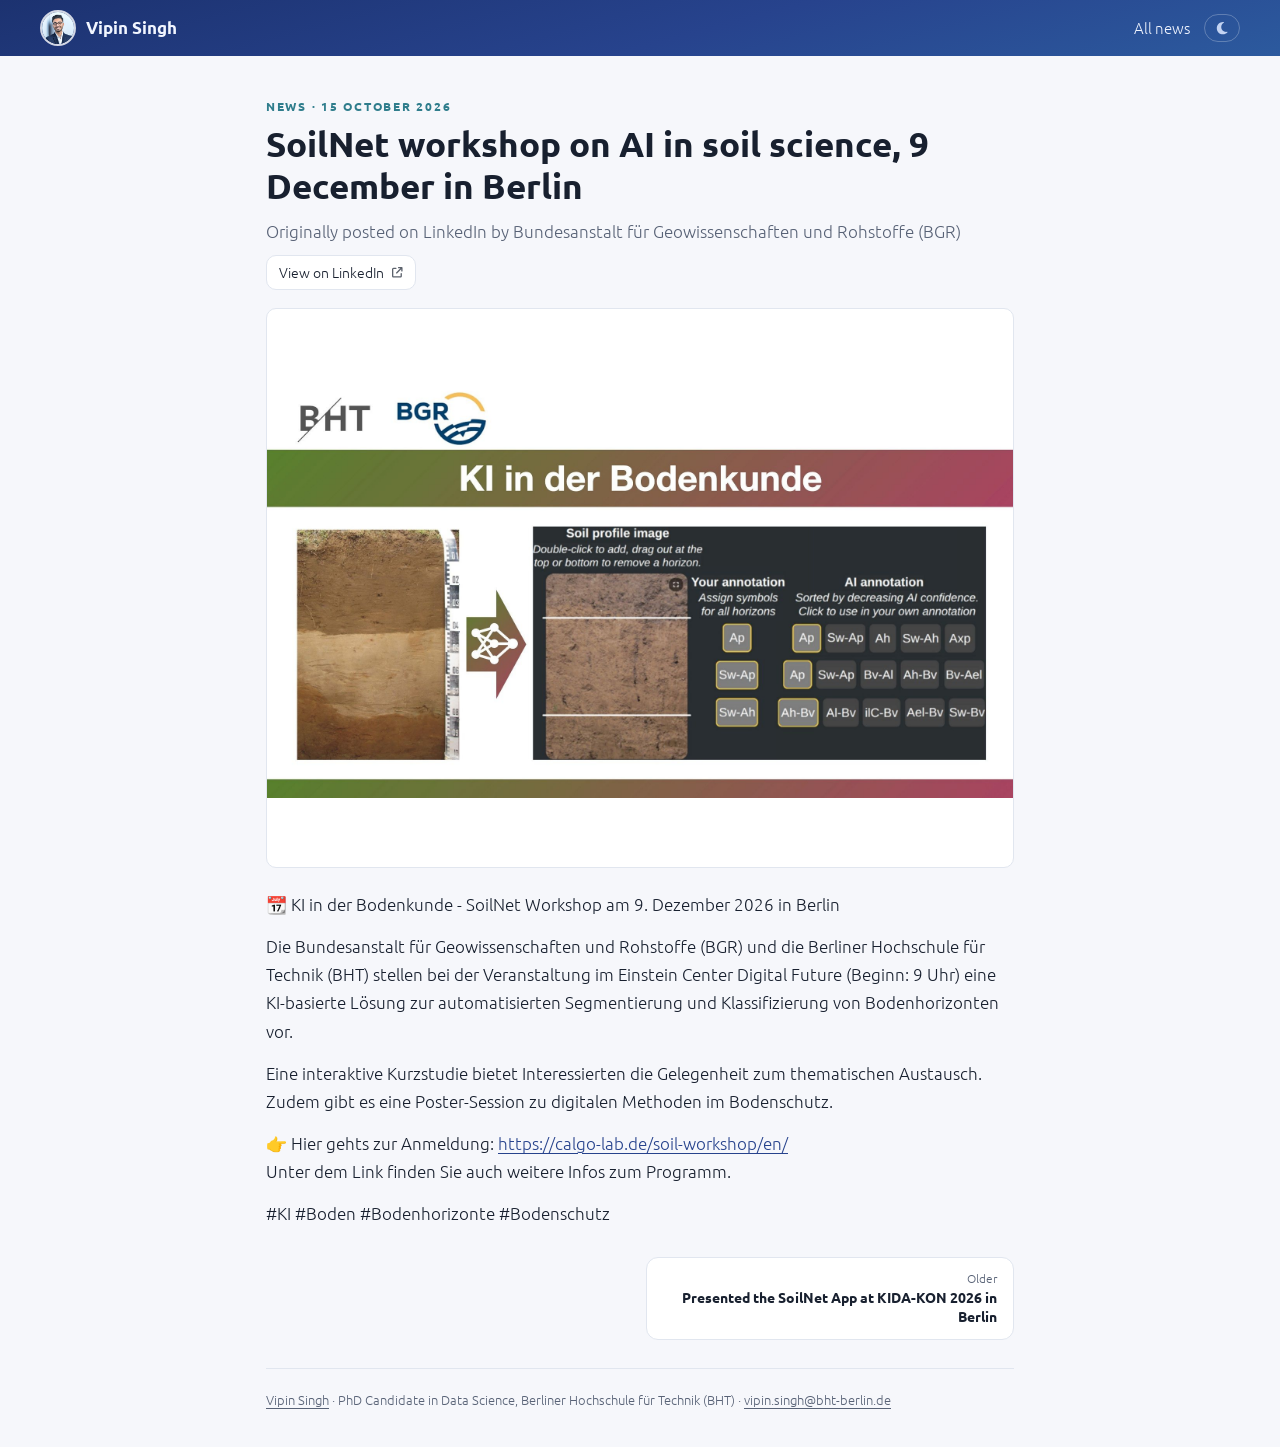
<file: news/2026-10-soil-workshop.html>
<!doctype html>
<html lang="en">
<head>
<meta charset="utf-8">
<meta name="viewport" content="width=device-width, initial-scale=1">
<title>SoilNet workshop on AI in soil science, 9 December in Berlin · Vipin Singh</title>
<meta name="description" content="SoilNet workshop on AI in soil science, 9 December in Berlin. 📆 KI in der Bodenkunde - SoilNet Workshop am 9. Dezember 2026 in Berlin Die Bundesanstalt für Geowissenschaften und Rohstoffe (BGR) und die Berliner H">
<link rel="canonical" href="https://vipin-singh.bio/news/2026-10-soil-workshop.html">
<meta property="og:type" content="article">
<meta property="og:title" content="SoilNet workshop on AI in soil science, 9 December in Berlin">
<meta property="og:url" content="https://vipin-singh.bio/news/2026-10-soil-workshop.html">
<meta property="og:image" content="https://vipin-singh.bio/assets/img/news/2026-10-ki-bodenkunde-1.jpg">
<meta name="color-scheme" content="light dark">
<link rel="icon" href="../assets/img/favicon-32.png" sizes="32x32" type="image/png">
<link rel="apple-touch-icon" href="../assets/img/apple-touch-icon.png">
<link rel="stylesheet" href="../assets/css/style.css">
<script>document.documentElement.classList.add("js");try{var t=localStorage.getItem("theme");if(t==="light"||t==="dark")document.documentElement.dataset.theme=t}catch(e){}</script>
<script type="application/ld+json">{"@context": "https://schema.org", "@type": "Article", "headline": "SoilNet workshop on AI in soil science, 9 December in Berlin", "datePublished": "2026-10-15", "url": "https://vipin-singh.bio/news/2026-10-soil-workshop.html", "image": ["https://vipin-singh.bio/assets/img/news/2026-10-ki-bodenkunde-1.jpg"], "sameAs": "https://www.linkedin.com/feed/update/urn:li:share:7516456706915196928/", "author": {"@type": "Organization", "name": "Bundesanstalt für Geowissenschaften und Rohstoffe (BGR)"}, "about": {"@id": "https://vipin-singh.bio/#me"}}</script>
</head>
<body class="subpage">
<header class="topbar">
  <a class="home" href="../index.html"><img src="../assets/img/avatar.jpg" width="36" height="36" alt="">Vipin Singh</a>
  <nav class="topnav"><a href="../index.html#news">All news</a>
  <button class="theme" type="button" aria-label="Toggle color theme" title="Toggle color theme"><svg class="ic moon" aria-hidden="true" focusable="false" fill="currentColor" xmlns="http://www.w3.org/2000/svg" viewBox="0 0 384 512"><path d="M223.5 32C100 32 0 132.3 0 256S100 480 223.5 480c60.6 0 115.5-24.2 155.8-63.4c5-4.9 6.3-12.5 3.1-18.7s-10.1-9.7-17-8.5c-9.8 1.7-19.8 2.6-30.1 2.6c-96.9 0-175.5-78.8-175.5-176c0-65.8 36-123.1 89.3-153.3c6.1-3.5 9.2-10.5 7.7-17.3s-7.3-11.9-14.3-12.5c-6.3-.5-12.6-.8-19-.8z"/></svg><svg class="ic sun" aria-hidden="true" focusable="false" fill="currentColor" xmlns="http://www.w3.org/2000/svg" viewBox="0 0 512 512"><path d="M361.5 1.2c5 2.1 8.6 6.6 9.6 11.9L391 121l107.9 19.8c5.3 1 9.8 4.6 11.9 9.6s1.5 10.7-1.6 15.2L446.9 256l62.3 90.3c3.1 4.5 3.7 10.2 1.6 15.2s-6.6 8.6-11.9 9.6L391 391 371.1 498.9c-1 5.3-4.6 9.8-9.6 11.9s-10.7 1.5-15.2-1.6L256 446.9l-90.3 62.3c-4.5 3.1-10.2 3.7-15.2 1.6s-8.6-6.6-9.6-11.9L121 391 13.1 371.1c-5.3-1-9.8-4.6-11.9-9.6s-1.5-10.7 1.6-15.2L65.1 256 2.8 165.7c-3.1-4.5-3.7-10.2-1.6-15.2s6.6-8.6 11.9-9.6L121 121 140.9 13.1c1-5.3 4.6-9.8 9.6-11.9s10.7-1.5 15.2 1.6L256 65.1 346.3 2.8c4.5-3.1 10.2-3.7 15.2-1.6zM160 256a96 96 0 1 1 192 0 96 96 0 1 1 -192 0zm224 0a128 128 0 1 0 -256 0 128 128 0 1 0 256 0z"/></svg></button></nav>
</header>
<main class="post">
  <p class="eyebrow">News · <time datetime="2026-10-15">15 October 2026</time></p>
  <h1>SoilNet workshop on AI in soil science, 9 December in Berlin</h1>
  <p class="post-meta"><span>Originally posted on LinkedIn by Bundesanstalt für Geowissenschaften und Rohstoffe (BGR)</span>
    <a class="btn" href="https://www.linkedin.com/feed/update/urn:li:share:7516456706915196928/" rel="noopener" target="_blank">View on LinkedIn <svg class="ic sm" aria-hidden="true" focusable="false" fill="currentColor" xmlns="http://www.w3.org/2000/svg" viewBox="0 0 512 512"><path d="M320 0c-17.7 0-32 14.3-32 32s14.3 32 32 32l82.7 0L201.4 265.4c-12.5 12.5-12.5 32.8 0 45.3s32.8 12.5 45.3 0L448 109.3l0 82.7c0 17.7 14.3 32 32 32s32-14.3 32-32l0-160c0-17.7-14.3-32-32-32L320 0zM80 32C35.8 32 0 67.8 0 112L0 432c0 44.2 35.8 80 80 80l320 0c44.2 0 80-35.8 80-80l0-112c0-17.7-14.3-32-32-32s-32 14.3-32 32l0 112c0 8.8-7.2 16-16 16L80 448c-8.8 0-16-7.2-16-16l0-320c0-8.8 7.2-16 16-16l112 0c17.7 0 32-14.3 32-32s-14.3-32-32-32L80 32z"/></svg></a></p>
  <figure class="post-hero"><div class="plate"><img id="hero" src="../assets/img/news/2026-10-ki-bodenkunde-1.jpg" width="1920" height="1078" alt="SoilNet workshop on AI in soil science, 9 December in Berlin"></div></figure>
  
  <div class="post-body"><p>📆 KI in der Bodenkunde - SoilNet Workshop am 9. Dezember 2026 in Berlin</p>
<p>Die Bundesanstalt für Geowissenschaften und Rohstoffe (BGR) und die Berliner Hochschule für Technik (BHT) stellen bei der Veranstaltung im Einstein Center Digital Future (Beginn: 9 Uhr) eine KI-basierte Lösung zur automatisierten Segmentierung und Klassifizierung von Bodenhorizonten vor.</p>
<p>Eine interaktive Kurzstudie bietet Interessierten die Gelegenheit zum thematischen Austausch. Zudem gibt es eine Poster-Session zu digitalen Methoden im Bodenschutz.</p>
<p>👉 Hier gehts zur Anmeldung: <a href="https://calgo-lab.de/soil-workshop/en/" rel="noopener" target="_blank">https://calgo-lab.de/soil-workshop/en/</a><br>Unter dem Link finden Sie auch weitere Infos zum Programm.</p>
<p>#KI #Boden #Bodenhorizonte #Bodenschutz</p></div>
  <nav class="pagers" aria-label="More news"><a class="pager older" href="2026-10-kida-kon.html"><span>Older</span>Presented the SoilNet App at KIDA-KON 2026 in Berlin</a></nav>
  <footer class="foot"><p><a href="../index.html">Vipin Singh</a> · PhD Candidate in Data Science, Berliner Hochschule für Technik (BHT) · <a href="mailto:vipin.singh@bht-berlin.de">vipin.singh@bht-berlin.de</a></p></footer>
</main>
<script src="../assets/js/site.js" defer></script>
</body>
</html>
</file>
<file: assets/css/style.css>
/* Vipin Singh, personal site. Colors follow the CV (navy #27438D, light blue #C3DFF1). */
@font-face { font-family: "Ubuntu"; src: url("../fonts/Ubuntu-L.woff2") format("woff2"); font-weight: 300 400; font-style: normal; font-display: swap; }
@font-face { font-family: "Ubuntu"; src: url("../fonts/Ubuntu-LI.woff2") format("woff2"); font-weight: 300 400; font-style: italic; font-display: swap; }
@font-face { font-family: "Ubuntu"; src: url("../fonts/Ubuntu-B.woff2") format("woff2"); font-weight: 500 700; font-style: normal; font-display: swap; }

:root {
  --bg: #f6f7fb;
  --surface: #ffffff;
  --text: #18202f;
  --muted: #586276;
  --line: #e1e6ef;
  --accent: #27438d;
  --accent-ink: #ffffff;
  --accent-soft: #e5eefa;
  --accent-2: #2f7d8c;
  --side-bg: linear-gradient(165deg, #1c3270 0%, #27438d 55%, #2c5a9e 100%);
  --side-text: #f1f5ff;
  --side-muted: #c3d3f2;
  --side-iso: rgba(195, 223, 241, 0.16);
  --shadow: 0 1px 2px rgba(20, 30, 60, .05), 0 6px 24px rgba(20, 30, 60, .06);
  --b-journal: #1f6f4a; --b-conference: #27438d; --b-demo: #8a4b0f; --b-workshop: #6b3c8f;
  color-scheme: light;
}
@media (prefers-color-scheme: dark) {
  :root:not([data-theme="light"]) {
    --bg: #0d1220; --surface: #141b2c; --text: #e4e9f3; --muted: #9ba6bb; --line: #253049;
    --accent: #93b4f6; --accent-ink: #0d1220; --accent-soft: #1b2847; --accent-2: #7cc6d2;
    --side-bg: linear-gradient(165deg, #0a1124 0%, #111d3d 60%, #142650 100%);
    --side-text: #e8eefc; --side-muted: #9fb2db; --side-iso: rgba(147, 180, 246, 0.14);
    --shadow: 0 1px 2px rgba(0, 0, 0, .3), 0 8px 28px rgba(0, 0, 0, .25);
    --b-journal: #7fd1a8; --b-conference: #93b4f6; --b-demo: #f2b16b; --b-workshop: #c9a3ec;
    color-scheme: dark;
  }
}
:root[data-theme="dark"] {
  --bg: #0d1220; --surface: #141b2c; --text: #e4e9f3; --muted: #9ba6bb; --line: #253049;
  --accent: #93b4f6; --accent-ink: #0d1220; --accent-soft: #1b2847; --accent-2: #7cc6d2;
  --side-bg: linear-gradient(165deg, #0a1124 0%, #111d3d 60%, #142650 100%);
  --side-text: #e8eefc; --side-muted: #9fb2db; --side-iso: rgba(147, 180, 246, 0.14);
  --shadow: 0 1px 2px rgba(0, 0, 0, .3), 0 8px 28px rgba(0, 0, 0, .25);
  --b-journal: #7fd1a8; --b-conference: #93b4f6; --b-demo: #f2b16b; --b-workshop: #c9a3ec;
  color-scheme: dark;
}

*, *::before, *::after { box-sizing: border-box; }
html { scroll-behavior: smooth; -webkit-text-size-adjust: 100%; }
@media (prefers-reduced-motion: reduce) { html { scroll-behavior: auto; } * { transition: none !important; } }
body {
  margin: 0; background: var(--bg); color: var(--text);
  font: 300 17px/1.65 "Ubuntu", system-ui, -apple-system, "Segoe UI", sans-serif;
  display: grid; grid-template-columns: 330px minmax(0, 1fr);
}
a { color: var(--accent); text-decoration-thickness: 1px; text-underline-offset: 3px; }
a:hover { text-decoration-thickness: 2px; }
:focus-visible { outline: 2px solid var(--accent-2); outline-offset: 3px; border-radius: 4px; }
strong, b, h1, h2, h3, h4 { font-weight: 700; }
.ic { width: 1.05em; height: 1.05em; vertical-align: -0.15em; flex: none; }
.ic.sm { width: .75em; height: .75em; vertical-align: 0; opacity: .7; }
.skip { position: absolute; left: -999px; top: 8px; background: var(--surface); padding: 8px 12px; z-index: 10; }
.skip:focus { left: 8px; }

/* ---------- sidebar ---------- */
.side {
  position: sticky; top: 0; height: 100vh; overflow: hidden auto;
  background: var(--side-bg); color: var(--side-text);
}
.iso { position: absolute; inset: 0; width: 100%; height: 100%; color: var(--side-iso); pointer-events: none; }
.side-inner { position: relative; padding: 48px 36px 32px; display: flex; flex-direction: column; align-items: center; text-align: center; min-height: 100%; }
.avatar {
  width: 168px; height: 168px; border-radius: 50%; object-fit: cover;
  border: 4px solid rgba(255, 255, 255, .85); box-shadow: 0 10px 30px rgba(0, 0, 0, .25);
}
.name { margin: 20px 0 2px; font-size: 1.75rem; letter-spacing: .01em; line-height: 1.2; }
.role { margin: 0; color: var(--side-muted); font-weight: 400; }
.aff { margin: 8px 0 0; font-size: .9rem; color: var(--side-muted); line-height: 1.5; }
.aff a { color: inherit; }
.nav { list-style: none; padding: 0; margin: 34px 0 0; width: 100%; }
.nav a {
  display: block; padding: 9px 14px; margin: 2px 0; border-radius: 8px;
  color: var(--side-text); text-decoration: none; font-weight: 400; letter-spacing: .02em;
}
.nav a:hover { background: rgba(255, 255, 255, .08); }
.nav a.active { background: rgba(255, 255, 255, .14); font-weight: 700; }
.social { list-style: none; display: flex; gap: 5px; padding: 0; margin: 28px 0 28px; justify-content: center; flex-wrap: wrap; }
.social a {
  display: grid; place-items: center; width: 37px; height: 37px; border-radius: 50%;
  color: var(--side-text); background: rgba(255, 255, 255, .08); transition: background .15s, transform .15s;
}
.social a:hover { background: rgba(255, 255, 255, .2); transform: translateY(-1px); }
.social .ic { width: 17px; height: 17px; }
.social .lab-ic { width: 22px; height: 22px; }
.inline-ic { width: 1.1em; height: 1.1em; vertical-align: -0.2em; margin-right: .3em; }
.lab-link { white-space: nowrap; }
.theme {
  margin-top: auto; padding: 7px 14px; border-radius: 999px; cursor: pointer;
  border: 1px solid rgba(255, 255, 255, .25); background: transparent; color: var(--side-muted);
  font: inherit; font-size: .85rem; display: inline-flex; gap: 8px; align-items: center;
}
.theme:hover { color: var(--side-text); border-color: rgba(255, 255, 255, .5); }
.theme .sun { display: none; }
:root[data-theme="dark"] .theme .moon { display: none; }
:root[data-theme="dark"] .theme .sun { display: inline; }
@media (prefers-color-scheme: dark) {
  :root:not([data-theme="light"]) .theme .moon { display: none; }
  :root:not([data-theme="light"]) .theme .sun { display: inline; }
}

/* ---------- main ---------- */
main { padding: 56px clamp(20px, 5vw, 72px) 40px; max-width: 920px; width: 100%; margin: 0 auto; }
section { padding: 8px 0 48px; scroll-margin-top: 24px; }
section + section { border-top: 1px solid var(--line); padding-top: 44px; }
.eyebrow { margin: 0; text-transform: uppercase; letter-spacing: .14em; font-size: .78rem; font-weight: 700; color: var(--accent-2); }
h2 { font-size: clamp(1.6rem, 2.6vw, 2.1rem); line-height: 1.2; margin: 6px 0 18px; letter-spacing: -.005em; }
h3.sub { font-size: 1.05rem; margin: 30px 0 12px; }
.lede { color: var(--muted); margin-top: -6px; }
p { margin: 0 0 14px; }

.tags { list-style: none; display: flex; flex-wrap: wrap; gap: 6px; padding: 0; margin: 12px 0 0; }
.tags li { font-size: .8rem; padding: 3px 10px; border-radius: 999px; background: var(--accent-soft); color: var(--accent); font-weight: 400; }
.tags.big li { font-size: .9rem; padding: 5px 13px; }

/* news */
.news { list-style: none; padding: 0; margin: 0; display: grid; grid-template-columns: repeat(auto-fill, minmax(200px, 1fr)); gap: 16px; }
.news-card {
  display: flex; flex-direction: column; height: 100%; text-decoration: none; color: var(--text);
  background: var(--surface); border: 1px solid var(--line); border-radius: 12px; overflow: hidden;
  box-shadow: var(--shadow); transition: transform .15s, border-color .15s;
}
.news-card:hover { transform: translateY(-2px); border-color: var(--accent); }
.news-img { display: block; aspect-ratio: 4 / 3; background: #fff; overflow: hidden; }
.news-img img { display: block; width: 100%; height: 100%; object-fit: cover; }
.news-img.fit-contain img { object-fit: contain; padding: 8px; }
.news-card time { font-size: .75rem; color: var(--muted); margin: 10px 14px 0; letter-spacing: .02em; }
.news-title { font-weight: 700; font-size: .92rem; line-height: 1.35; margin: 2px 14px 14px; }
.news-card:hover .news-title { color: var(--accent); }

/* news detail pages */
body.subpage { display: block; }
.topbar {
  position: sticky; top: 0; z-index: 5; display: flex; align-items: center; justify-content: space-between; gap: 12px;
  padding: 10px clamp(16px, 4vw, 40px); background: var(--side-bg); color: var(--side-text);
}
.home { display: inline-flex; align-items: center; gap: 10px; color: var(--side-text); text-decoration: none; font-weight: 700; }
.home img { width: 36px; height: 36px; border-radius: 50%; object-fit: cover; border: 2px solid rgba(255, 255, 255, .8); }
.topnav { display: flex; align-items: center; gap: 14px; }
.topnav a { color: var(--side-text); text-decoration: none; font-size: .92rem; }
.topnav a:hover { text-decoration: underline; }
.topbar .theme { margin: 0; padding: 6px 10px; }
.post { max-width: 780px; margin: 0 auto; padding: 40px 16px 32px; }
.post h1 { font-size: clamp(1.6rem, 3vw, 2.2rem); line-height: 1.2; margin: 6px 0 10px; }
.post-meta { color: var(--muted); display: flex; flex-wrap: wrap; align-items: center; gap: 10px 14px; }
.post-meta .btn { padding: 5px 12px; font-size: .88rem; }
.post-hero { margin: 18px 0 12px; }
.post-hero .plate { display: flex; align-items: center; justify-content: center; background: var(--surface); height: min(560px, 70vh); }
.post-hero .plate img { width: auto; height: auto; max-width: 100%; max-height: 100%; object-fit: contain; }  /* never upscaled */
.post-gallery { display: grid; grid-template-columns: repeat(auto-fill, minmax(150px, 1fr)); gap: 10px; margin-bottom: 18px; }
.post-gallery .plate { aspect-ratio: 4 / 3; cursor: pointer; outline-offset: 2px; }
.post-gallery .plate img { width: 100%; height: 100%; object-fit: cover; }
.post-gallery .plate.is-on { outline: 2px solid var(--accent); }
.post-gallery .plate:not(.is-on) img { opacity: .75; }
.post-gallery .plate:hover img { opacity: 1; }
.post-body { margin: 22px 0 30px; overflow-wrap: anywhere; }
.pagers { display: grid; grid-template-columns: 1fr 1fr; gap: 12px; margin-bottom: 28px; }
.pager {
  display: block; padding: 12px 16px; border: 1px solid var(--line); border-radius: 12px; background: var(--surface);
  color: var(--text); text-decoration: none; font-weight: 700; font-size: .9rem; line-height: 1.35;
}
.pager span { display: block; font-weight: 400; font-size: .75rem; color: var(--muted); margin-bottom: 2px; }
.pager:hover { border-color: var(--accent); color: var(--accent); }
.pager.older { grid-column: 2; text-align: right; }
@media (max-width: 600px) { .pagers { grid-template-columns: 1fr; } .pager.older { grid-column: 1; } .home span { display: none; } }

/* projects */
.cards { display: grid; gap: 18px; }
.card {
  background: var(--surface); border: 1px solid var(--line); border-radius: 14px; padding: 22px 24px;
  box-shadow: var(--shadow); position: relative; overflow: hidden;
}
.card::before { content: ""; position: absolute; left: 0; top: 0; bottom: 0; width: 4px; background: var(--accent); opacity: .8; }
.card h3 { margin: 2px 0 8px; font-size: 1.15rem; line-height: 1.35; }
.card p { margin-bottom: 8px; }
.card-kicker { font-size: .82rem; color: var(--muted); margin: 0; }
.card-links { display: flex; gap: 16px; margin: 12px 0 0; font-weight: 400; }

/* publications */
.filters { display: flex; flex-wrap: wrap; gap: 8px; margin: 6px 0 8px; }
.filter {
  font: inherit; font-size: .88rem; padding: 6px 14px; border-radius: 999px; cursor: pointer;
  border: 1px solid var(--line); background: var(--surface); color: var(--text);
}
.filter:hover { border-color: var(--accent); }
.filter.is-on { background: var(--accent); color: var(--accent-ink); border-color: var(--accent); }
h3.year { font-size: .95rem; color: var(--muted); margin: 26px 0 8px; letter-spacing: .04em; }
.pubs { list-style: none; padding: 0; margin: 0; display: grid; gap: 14px; }
.pub { background: var(--surface); border: 1px solid var(--line); border-radius: 14px; padding: 18px 22px; box-shadow: var(--shadow); }
.pub[hidden] { display: none; }
.pub-meta { display: flex; gap: 10px; align-items: center; font-size: .82rem; color: var(--muted); }
.badge { font-weight: 700; font-size: .7rem; text-transform: uppercase; letter-spacing: .08em; padding: 2px 8px; border-radius: 6px; border: 1px solid currentColor; }
.b-journal { color: var(--b-journal); } .b-conference { color: var(--b-conference); }
.b-demo { color: var(--b-demo); }
.b-track { color: var(--muted); border-style: dashed; } .b-workshop { color: var(--b-workshop); }
.pub-title { font-size: 1.05rem; line-height: 1.4; margin: 8px 0 4px; }
.pub-authors { font-size: .93rem; margin: 0 0 2px; }
.pub-authors .me { color: var(--text); text-decoration: underline; text-decoration-color: var(--accent); text-underline-offset: 3px; }
.pub-where { font-size: .9rem; color: var(--muted); margin: 0 0 8px; }
.pub-where .note { white-space: nowrap; }
.oa { font-size: .78rem; color: var(--b-journal); font-weight: 700; margin-left: 4px; }
.pub-sum { font-size: .93rem; margin-bottom: 10px; }
.pub-actions { display: flex; flex-wrap: wrap; gap: 8px; align-items: flex-start; }
.chip {
  display: inline-block; font-size: .8rem; font-weight: 400; padding: 3px 11px; border-radius: 999px;
  border: 1px solid var(--line); color: var(--accent); text-decoration: none; cursor: pointer; list-style: none;
}
.chip:hover { border-color: var(--accent); background: var(--accent-soft); }
.bib { flex-basis: auto; }
.bib summary::-webkit-details-marker { display: none; }
.bib[open] { flex-basis: 100%; }
.bib-box { position: relative; margin-top: 8px; }
.bib pre {
  margin: 0; padding: 14px 16px; background: var(--bg); border: 1px solid var(--line); border-radius: 10px;
  font: 12.5px/1.5 ui-monospace, SFMono-Regular, Menlo, Consolas, monospace; color: var(--text);
  white-space: pre-wrap; overflow-wrap: anywhere;   /* wrap long fields inside the card; copying keeps the original */
  padding-right: 64px;                               /* room for the Copy button */
}
.pub-body, .pub-actions, .bib, .bib-box { min-width: 0; max-width: 100%; }
.copy {
  position: absolute; top: 8px; right: 8px; font: inherit; font-size: .75rem; padding: 3px 10px; cursor: pointer;
  border-radius: 6px; border: 1px solid var(--line); background: var(--surface); color: var(--text);
}

/* figures */
figure { margin: 0; }
figcaption { font-size: .8rem; line-height: 1.45; color: var(--muted); margin-top: 8px; }
.plate {
  display: block; background: #fff; border: 1px solid var(--line); border-radius: 10px; overflow: hidden;
  transition: transform .15s, box-shadow .15s;
}
.plate:hover { transform: translateY(-1px); box-shadow: var(--shadow); }
.plate img { display: block; width: 100%; height: auto; object-fit: contain; }
:root[data-theme="dark"] .plate img { filter: brightness(.93); }
@media (prefers-color-scheme: dark) { :root:not([data-theme="light"]) .plate img { filter: brightness(.93); } }
.schematic { display: block; width: 100%; height: auto; }
/* project cards: figure across the full card, text below */
.card { display: grid; grid-template-columns: 1fr; gap: 16px; }
.card-fig .plate { display: flex; justify-content: center; padding: 14px; }
.card-fig .plate img { width: auto; max-width: 100%; max-height: 340px; }
.card-fig.is-svg .schematic { max-width: 620px; margin: 0 auto; }
.card-fig figcaption { max-width: 72ch; }
/* switchable figure views */
.view-tabs { display: none; gap: 6px; margin-bottom: 10px; }
.js .view-tabs { display: flex; }
.js .view:not(.is-on) { display: none; }
.view + .view { margin-top: 16px; }
.js .view + .view { margin-top: 0; }
.view-tab {
  font: inherit; font-size: .82rem; padding: 4px 12px; border-radius: 999px; cursor: pointer;
  border: 1px solid var(--line); background: var(--surface); color: var(--text);
}
.view-tab:hover { border-color: var(--accent); }
.view-tab.is-on { background: var(--accent); color: var(--accent-ink); border-color: var(--accent); }
.card-fig .plate img[src$="project-groundwater.webp"] { max-height: 360px; }

/* publication thumbnails */
.pub { display: grid; grid-template-columns: 240px minmax(0, 1fr); gap: 24px; align-items: start; }
.pub-fig .plate { display: flex; align-items: center; justify-content: center; height: 170px; padding: 10px; }
.pub-fig .plate img { width: auto; height: auto; max-width: 100%; max-height: 100%; }
.pub-fig .plate.fit-cover { padding: 0; }
.pub-fig .plate.fit-cover-right { padding: 0; }
.pub-fig .plate.fit-cover-right img { width: 100%; height: 100%; max-width: none; max-height: none; object-fit: cover; object-position: right center; }
.pub-fig .plate.fit-cover img { width: 100%; height: 100%; max-width: none; max-height: none; object-fit: cover; object-position: left top; }
.pub-fig figcaption { display: none; }
@media (max-width: 960px) {
  .pub { grid-template-columns: 1fr; gap: 14px; }
  .pub-fig .plate { height: auto; max-height: 240px; }
  .pub-fig .plate img { max-height: 220px; }
  .pub-fig .plate.fit-cover, .pub-fig .plate.fit-cover-right { height: 200px; }
  .card-fig .plate { padding: 8px; }
}

/* CV */
.cv-actions { display: flex; flex-wrap: wrap; gap: 10px; margin-bottom: 8px; }
.btn {
  display: inline-flex; align-items: center; gap: 8px; padding: 9px 16px; border-radius: 10px; font-weight: 400;
  border: 1px solid var(--line); background: var(--surface); color: var(--text); text-decoration: none;
}
.btn:hover { border-color: var(--accent); }
.btn.primary { background: var(--accent); border-color: var(--accent); color: var(--accent-ink); }
.timeline { list-style: none; margin: 0; padding: 0; }
.news-link:hover .news-title { color: var(--accent); }
.tl-item { display: grid; grid-template-columns: 150px minmax(0, 1fr); gap: 20px; padding: 12px 0; }
.tl-item + .tl-item { border-top: 1px dashed var(--line); }
.tl-when { font-size: .85rem; color: var(--muted); padding-top: 3px; }
.tl-body h4 { margin: 0; font-size: 1rem; }
.tl-org { margin: 0 0 6px; color: var(--muted); font-size: .92rem; }
.tl-body ul { margin: 0; padding-left: 1.1em; font-size: .93rem; }
.tl-body li { margin: 2px 0; }
.tl-body li::marker { color: var(--accent); }
.kv-grid { display: grid; grid-template-columns: 1fr 1fr; gap: 0 32px; }
.kv { margin: 0; }
.kv div { display: grid; grid-template-columns: 140px 1fr; gap: 12px; padding: 5px 0; font-size: .95rem; }
.kv dt { color: var(--muted); }
.kv dd { margin: 0; }

/* contact */
.contact { background: var(--surface); border: 1px solid var(--line); border-radius: 14px; padding: 24px; box-shadow: var(--shadow); }
.mail { display: inline-flex; gap: 10px; align-items: center; font-size: 1.15rem; font-weight: 400; }
.addr { display: flex; gap: 10px; color: var(--muted); margin: 14px 0 0; font-size: .95rem; line-height: 1.5; }
.addr .ic { margin-top: 3px; }
.social.inline { justify-content: flex-start; margin-top: 18px; }
.social.inline a { color: var(--accent); background: var(--accent-soft); }

.foot { color: var(--muted); font-size: .82rem; border-top: 1px solid var(--line); padding-top: 20px; }
.foot p { margin: 0 0 4px; }
.foot a { color: inherit; }

/* ---------- small screens: sidebar becomes a header ---------- */
@media (max-width: 960px) {
  body { display: block; }
  .side { position: relative; height: auto; }
  .side-inner { padding: 36px 16px 22px; min-height: 0; }
  .avatar { width: 128px; height: 128px; }
  .name { font-size: 1.55rem; margin-top: 14px; }
  .nav { display: flex; flex-wrap: wrap; justify-content: center; gap: 4px; margin-top: 20px; }
  .nav a { padding: 6px 12px; margin: 0; background: rgba(255, 255, 255, .08); }
  .social { margin: 18px 0 0; }
  .side-inner > .theme { margin-top: 16px; }
  main { padding: 36px 16px 32px; }
  .tl-item { grid-template-columns: 1fr; gap: 2px; }
  .kv-grid { grid-template-columns: 1fr; }
  .kv div { grid-template-columns: 120px 1fr; }
  .pub, .card { padding: 16px; }
}
@media print {
  body { display: block; }
  .side, .filters, .theme, .pub-actions, .cv-actions { display: none; }
  .pub, .card, .contact { box-shadow: none; }
}
</file>
